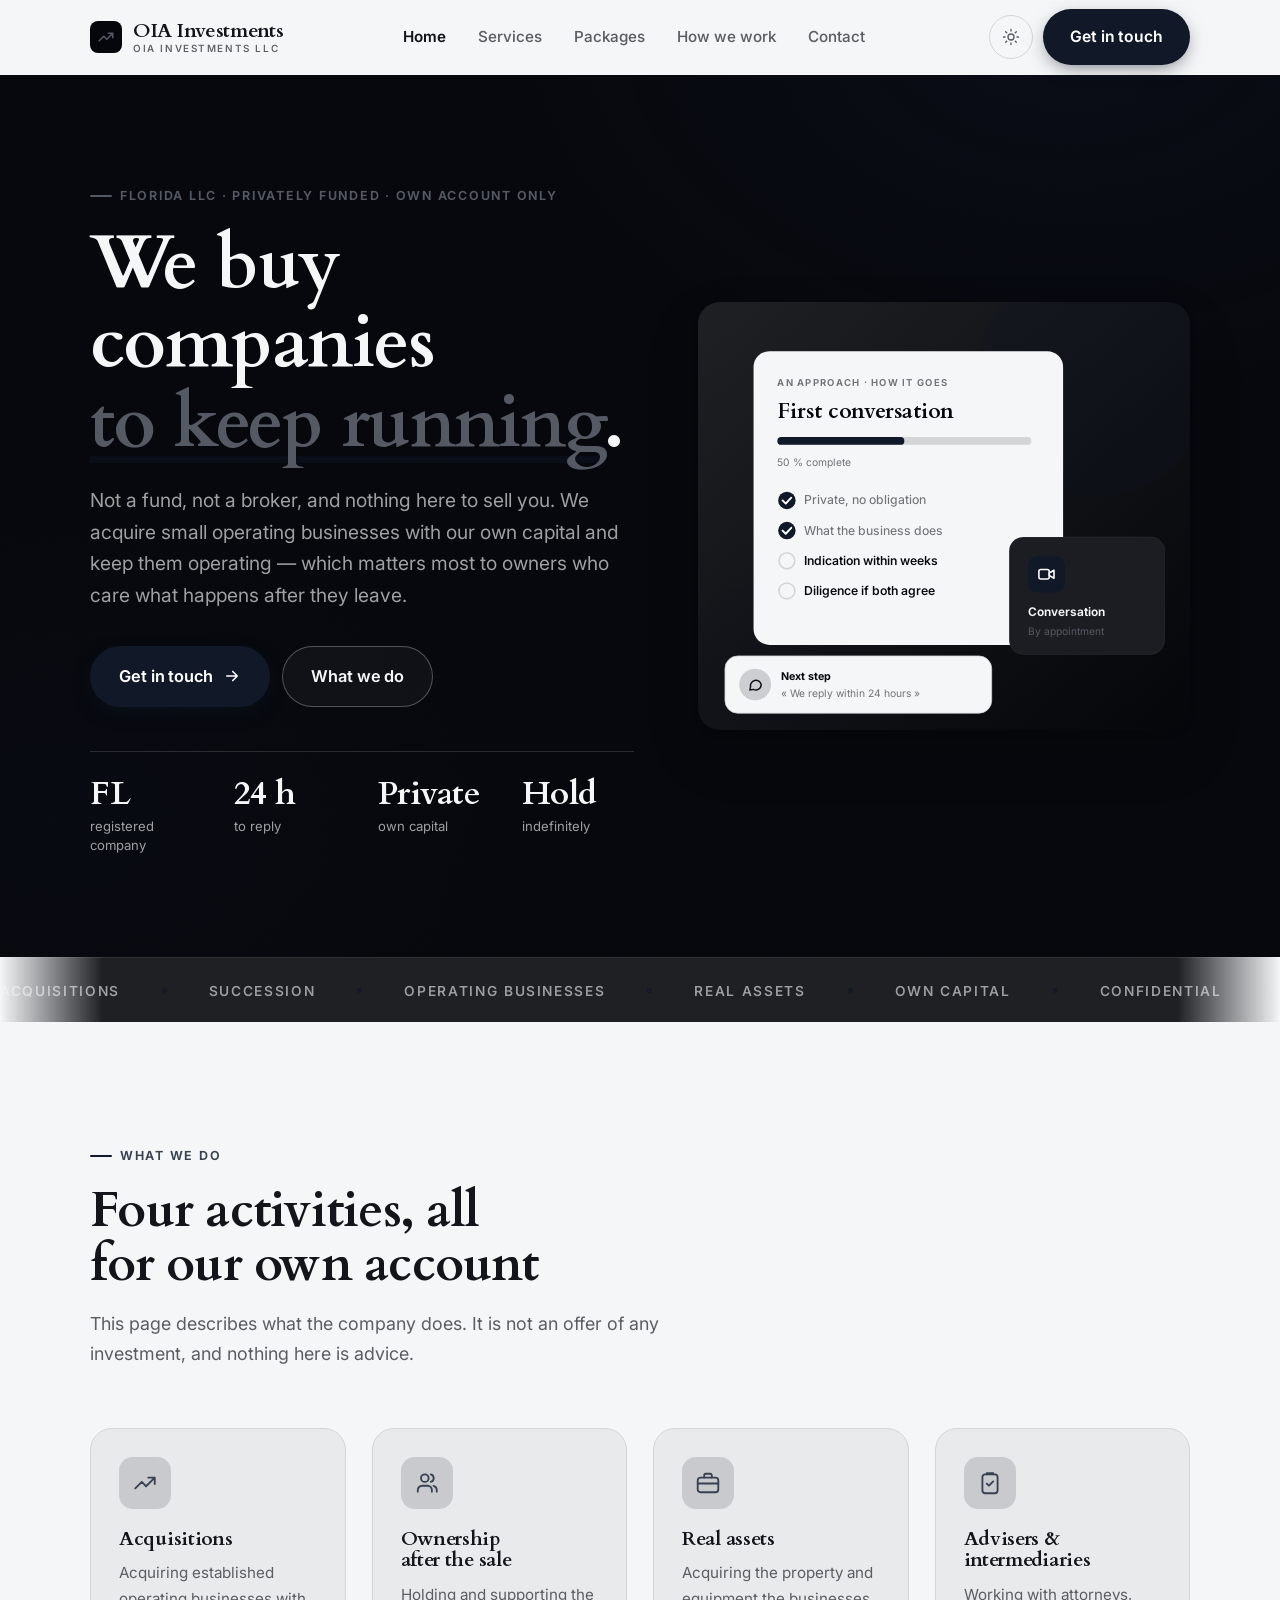
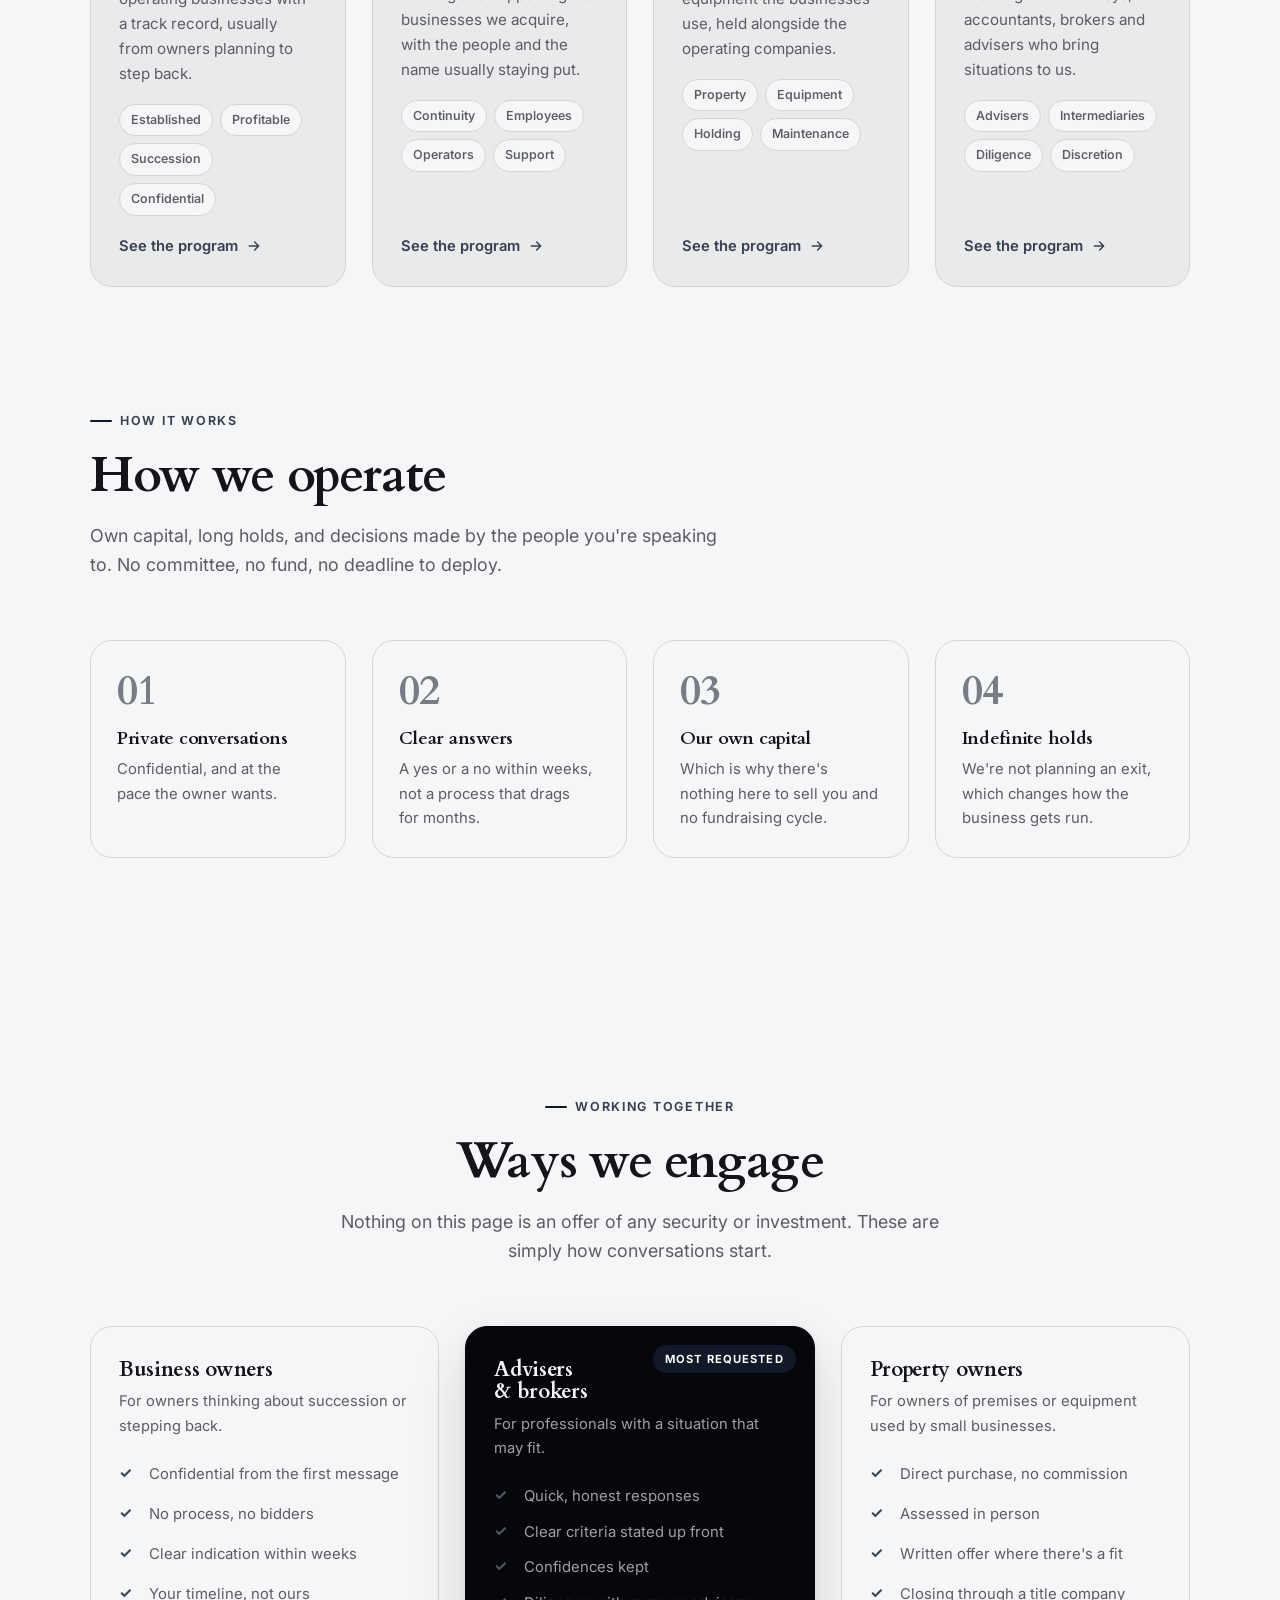
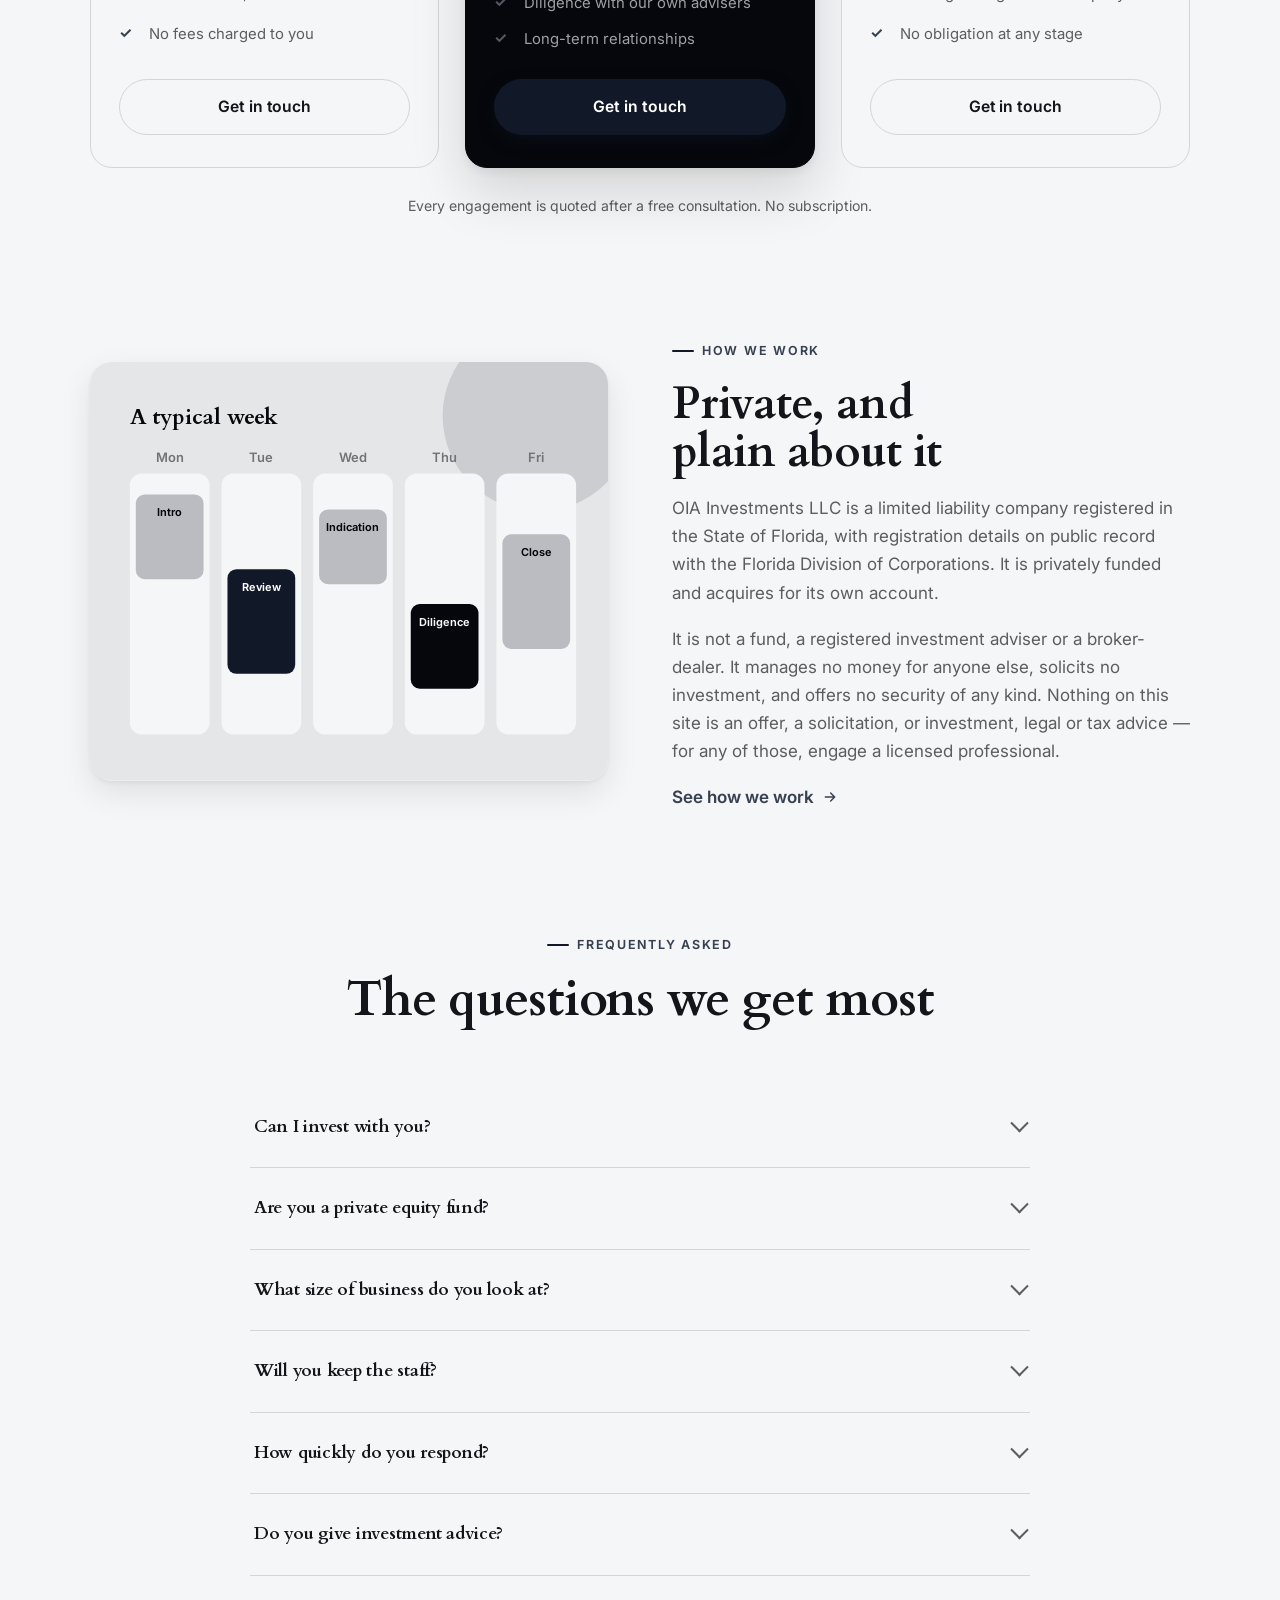
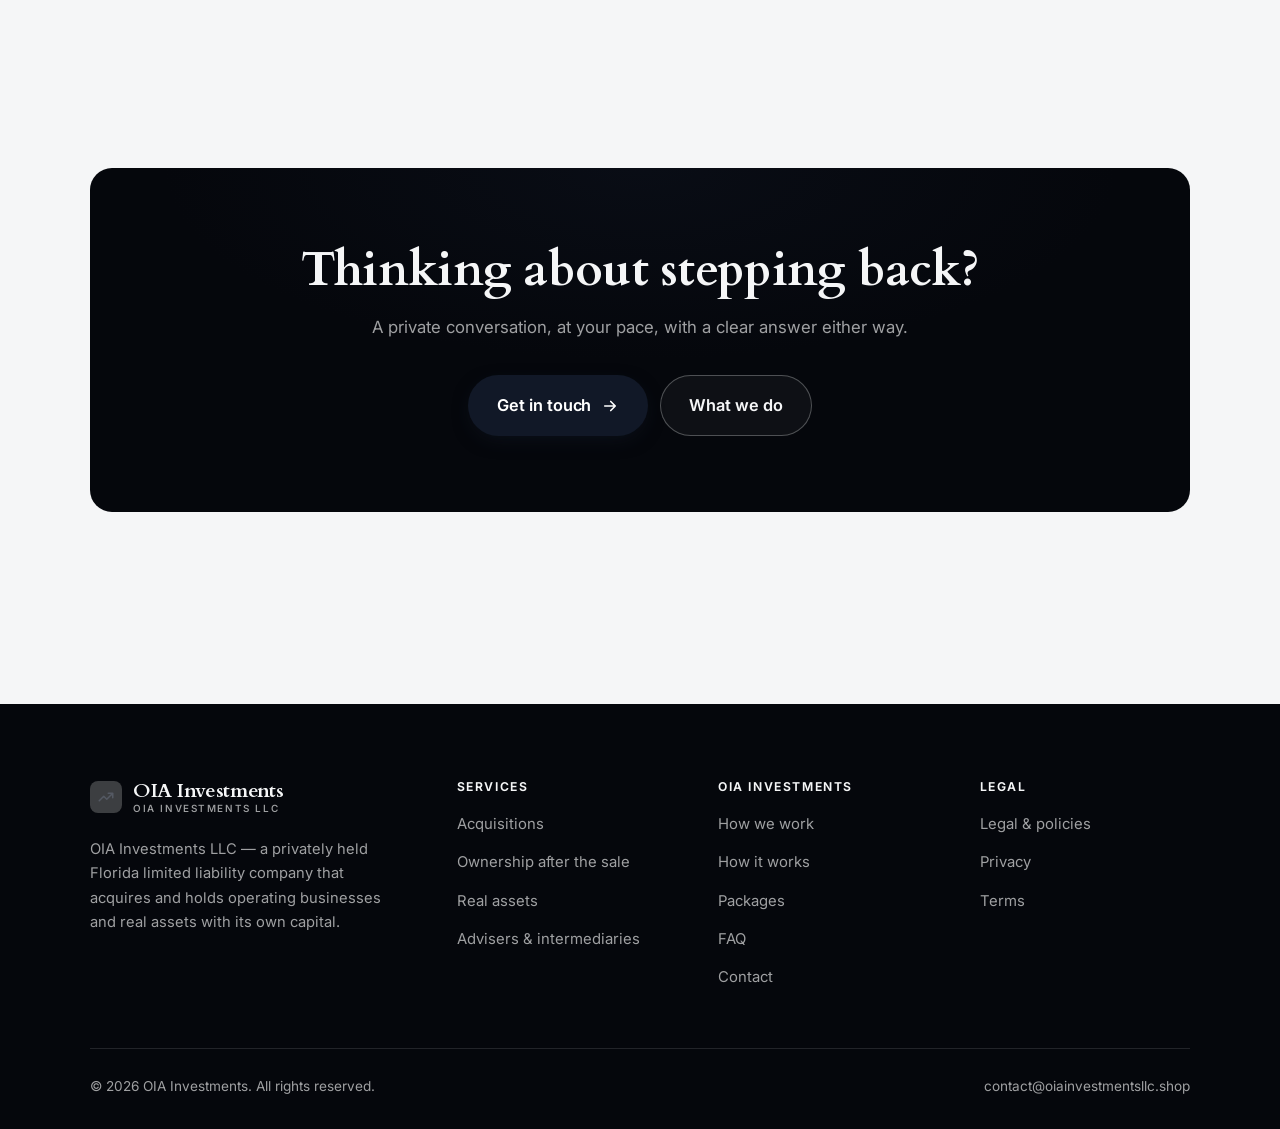
<file: index.html>
<!DOCTYPE html>
<html lang="en" class="no-js">
<head>
<meta charset="utf-8">
<meta name="viewport" content="width=device-width, initial-scale=1">
<title>OIA Investments LLC — privately held, own capital only</title>
<meta name="description" content="OIA Investments LLC, a privately held Florida company that acquires and holds operating businesses and real assets with its own capital. Not an offer of any investment.">
<link rel="canonical" href="https://oiainvestmentsllc.shop/">

<meta property="og:type" content="website">
<meta property="og:url" content="https://oiainvestmentsllc.shop/">
<meta property="og:site_name" content="OIA Investments">
<meta property="og:locale" content="en_US">
<meta property="og:title" content="OIA Investments LLC — privately held, own capital only">
<meta property="og:description" content="OIA Investments LLC, a privately held Florida company that acquires and holds operating businesses and real assets with its own capital. Not an offer of any investment.">
<meta name="theme-color" content="#05070c">

<link rel="icon" href="assets/img/favicon.svg" type="image/svg+xml">
<link rel="preconnect" href="https://fonts.googleapis.com">
<link rel="preconnect" href="https://fonts.gstatic.com" crossorigin>
<link rel="stylesheet" href="https://fonts.googleapis.com/css2?family=Cardo:wght@400;700&family=Inter:wght@400..700&display=swap">
<link rel="stylesheet" href="assets/css/style.css">

<!-- Thème appliqué avant le premier rendu (évite le flash) -->
<script>
document.documentElement.classList.remove('no-js');
(function(){try{var t=localStorage.getItem('site-theme');if(t){document.documentElement.setAttribute('data-theme',t);}}catch(e){}})();
</script>
<script type="application/ld+json">
{
  "@context": "https://schema.org",
  "@type": "Organization",
  "name": "OIA Investments",
  "url": "https://oiainvestmentsllc.shop/",
  "email": "contact@oiainvestmentsllc.shop",
  "description": "OIA Investments LLC, a privately held Florida company that acquires and holds operating businesses and real assets with its own capital. Not an offer of any investment.",
  "areaServed": "US",
  "knowsLanguage": "en"
}
</script>
</head>

<body>
<a class="skip-link" href="#main">Skip to main content</a>

<header class="site-header">
  <nav class="wrap nav" aria-label="Main navigation">
    <a class="brand" href="index.html">
      <svg class="brand__mark" viewBox="0 0 64 64" aria-hidden="true">
        <rect class="bm-bg" width="64" height="64" rx="16"/>
        <g class="bm-ic" transform="translate(14 14) scale(1.5)" fill="none" stroke-width="2.1" stroke-linecap="round" stroke-linejoin="round"><path d="M3 17l6-6 4 4 8-8M15 7h6v6"/></g>
      </svg>
      <span>OIA Investments<span class="brand__sub">OIA Investments LLC</span></span>
    </a>

    <ul class="nav__links" id="nav-links">
      <li><a href="index.html" aria-current="page">Home</a></li>
      <li><a href="programs.html">Services</a></li>
      <li><a href="index.html#pricing">Packages</a></li>
      <li><a href="about.html">How we work</a></li>
      <li><a href="contact.html">Contact</a></li>
      <li><a class="btn btn--primary" href="contact.html">Get in touch</a></li>
    </ul>

    <div class="nav__cta">
      <button class="theme-toggle" type="button" aria-label="Switch to dark theme">
        <svg class="icon-sun" viewBox="0 0 24 24" fill="none" stroke="currentColor" stroke-width="1.8" stroke-linecap="round" aria-hidden="true"><circle cx="12" cy="12" r="4"/><path d="M12 2v2m0 16v2M2 12h2m16 0h2M4.9 4.9l1.4 1.4m11.4 11.4 1.4 1.4M19.1 4.9l-1.4 1.4M6.3 17.7l-1.4 1.4"/></svg>
        <svg class="icon-moon" viewBox="0 0 24 24" fill="none" stroke="currentColor" stroke-width="1.8" stroke-linecap="round" stroke-linejoin="round" aria-hidden="true"><path d="M21 12.8A9 9 0 1 1 11.2 3a7 7 0 0 0 9.8 9.8z"/></svg>
      </button>
      <a class="btn btn--primary" href="contact.html">Get in touch</a>
      <button class="nav__toggle" type="button" aria-expanded="false" aria-controls="nav-links" aria-label="Open menu">
        <svg class="icon-open" viewBox="0 0 24 24" fill="none" stroke="currentColor" stroke-width="2" stroke-linecap="round" aria-hidden="true"><path d="M3 6h18M3 12h18M3 18h18"/></svg>
        <svg class="icon-close" viewBox="0 0 24 24" fill="none" stroke="currentColor" stroke-width="2" stroke-linecap="round" aria-hidden="true"><path d="M6 6l12 12M18 6L6 18"/></svg>
      </button>
    </div>
  </nav>
</header>

<main id="main">

<section class="hero">
  <div class="wrap hero__inner">
    <div>
      <span class="eyebrow hero__eyebrow">Florida LLC · Privately funded · Own account only</span>
      <h1>We buy companies<br> <em>to keep running</em>.</h1>
      <p class="hero__lede">Not a fund, not a broker, and nothing here to sell you. We acquire small operating businesses with our own capital and keep them operating — which matters most to owners who care what happens after they leave.</p>

      <div class="hero__actions">
        <a class="btn btn--primary btn--lg" href="contact.html">Get in touch <svg viewBox="0 0 24 24" fill="none" stroke="currentColor" stroke-width="2.2" stroke-linecap="round" stroke-linejoin="round" aria-hidden="true"><path d="M5 12h14M13 6l6 6-6 6"/></svg></a>
        <a class="btn btn--on-dark btn--lg" href="programs.html">What we do</a>
      </div>

      <ul class="hero__proof">
        <li><span class="stat__num">FL</span><span class="stat__label">registered company</span></li>
        <li><span class="stat__num">24 h</span><span class="stat__label">to reply</span></li>
        <li><span class="stat__num">Private</span><span class="stat__label">own capital</span></li>
        <li><span class="stat__num">Hold</span><span class="stat__label">indefinitely</span></li>
      </ul>
    </div>

    <div class="hero__art">
      <svg viewBox="0 0 620 540" role="img" aria-label="How a first conversation with OIA Investments works, from private introduction to diligence.">
        <defs>
          <linearGradient id="hbg" x1="0" y1="0" x2="1" y2="1">
            <stop offset="0" stop-color="#1e2024"/><stop offset="1" stop-color="#04060a"/>
          </linearGradient>
        </defs>
        <rect width="620" height="540" rx="22" fill="url(#hbg)"/>
        <circle cx="500" cy="96" r="150" fill="#111827" opacity=".16"/>
        <circle cx="96" cy="470" r="120" fill="#111827" opacity=".08"/>

        <g style="font-family: var(--font-body)">
          <!-- Carte programme -->
          <rect x="70" y="62" width="390" height="370" rx="20" fill="#f5f6f7"/>
          <text x="100" y="106" font-size="12" font-weight="650" letter-spacing="1.6" fill="#717376">AN APPROACH · HOW IT GOES</text>
          <text x="100" y="146" font-size="27" font-weight="700" fill="#05070c" style="font-family: var(--font-display)">First conversation</text>
          <rect x="100" y="170" width="320" height="10" rx="5" fill="#d3d5d6"/>
          <rect x="100" y="170" width="160" height="10" rx="5" fill="#111827"/>
          <text x="100" y="206" font-size="13" fill="#717376">50 % complete</text>
          <circle cx="112" cy="250" r="11" fill="#111827"/><path d="M106.5 250l4 4 7-7.5" fill="none" stroke="#ffffff" stroke-width="2.4" stroke-linecap="round" stroke-linejoin="round"/><text x="134" y="255" font-size="15.5" fill="#717376" font-weight="450">Private, no obligation</text>
          <circle cx="112" cy="288" r="11" fill="#111827"/><path d="M106.5 288l4 4 7-7.5" fill="none" stroke="#ffffff" stroke-width="2.4" stroke-linecap="round" stroke-linejoin="round"/><text x="134" y="293" font-size="15.5" fill="#717376" font-weight="450">What the business does</text>
          <circle cx="112" cy="326" r="10" fill="none" stroke="#d3d5d6" stroke-width="2"/><text x="134" y="331" font-size="15.5" fill="#05070c" font-weight="560">Indication within weeks</text>
          <circle cx="112" cy="364" r="10" fill="none" stroke="#d3d5d6" stroke-width="2"/><text x="134" y="369" font-size="15.5" fill="#05070c" font-weight="560">Diligence if both agree</text>

          <!-- Carte séance -->
          <rect x="392" y="296" width="196" height="148" rx="18" fill="#1c1d22" stroke="#ffffff" stroke-opacity=".08"/>
          <rect x="416" y="320" width="46" height="46" rx="12" fill="#111827"/>
          <g transform="translate(427 331)" fill="none" stroke="#ffffff" color="#ffffff" stroke-width="2" stroke-linecap="round" stroke-linejoin="round"><rect x="2.5" y="6" width="13" height="12" rx="2.5"/><path d="M15.5 10.5 21.5 7v10l-6-3.5z"/></g>
          <text x="416" y="396" font-size="15" font-weight="650" fill="#f5f6f7">Conversation</text>
          <text x="416" y="420" font-size="13" fill="#545963">By appointment</text>

          <!-- Retour du coach -->
          <rect x="34" y="446" width="336" height="72" rx="16" fill="#f5f6f7" stroke="#d3d5d6"/>
          <circle cx="72" cy="482" r="20" fill="#ccced2"/>
          <g transform="translate(62 472) scale(.84)" fill="none" stroke="#0b1019" stroke-width="2.2" stroke-linecap="round" stroke-linejoin="round"><path d="M21 12a8 8 0 0 1-11.6 7.1L4 20l1-4.6A8 8 0 1 1 21 12z"/></g>
          <text x="104" y="476" font-size="13.5" font-weight="700" fill="#05070c">Next step</text>
          <text x="104" y="498" font-size="13" fill="#717376">« We reply within 24 hours »</text>
        </g>
      </svg>
    </div>
  </div>
</section>

<div class="marquee" aria-hidden="true">
  <div class="marquee__track"><span>Acquisitions</span><span>Succession</span><span>Operating businesses</span><span>Real assets</span><span>Own capital</span><span>Confidential</span><span>Long hold</span><span>Continuity</span><span>Employees</span><span>Stewardship</span><span>Acquisitions</span><span>Succession</span><span>Operating businesses</span><span>Real assets</span><span>Own capital</span><span>Confidential</span><span>Long hold</span><span>Continuity</span><span>Employees</span><span>Stewardship</span></div>
</div>

<section class="section wrap" id="programs">
  <div class="section-head reveal">
    <span class="eyebrow">What we do</span>
    <h2>Four activities, all for our own account</h2>
    <p>This page describes what the company does. It is not an offer of any investment, and nothing here is advice.</p>
  </div>
  <div class="grid grid--4 reveal-group">
    <a class="card" href="programs.html#acquisitions">
      <div class="card__icon"><svg viewBox="0 0 24 24" fill="none" stroke="currentColor" stroke-width="1.7" stroke-linecap="round" stroke-linejoin="round" aria-hidden="true"><path d="M3 17l6-6 4 4 8-8M15 7h6v6"/></svg></div>
      <h3>Acquisitions</h3>
      <p>Acquiring established operating businesses with a track record, usually from owners planning to step back.</p>
      <ul class="tags"><li>Established</li><li>Profitable</li><li>Succession</li><li>Confidential</li></ul>
      <span class="arrow-link">See the program <svg viewBox="0 0 24 24" fill="none" stroke="currentColor" stroke-width="2.2" stroke-linecap="round" stroke-linejoin="round" aria-hidden="true"><path d="M5 12h14M13 6l6 6-6 6"/></svg></span>
    </a>
    <a class="card" href="programs.html#ownership">
      <div class="card__icon"><svg viewBox="0 0 24 24" fill="none" stroke="currentColor" stroke-width="1.7" stroke-linecap="round" stroke-linejoin="round" aria-hidden="true"><path d="M16.5 20v-1.5a4 4 0 0 0-4-4h-5a4 4 0 0 0-4 4V20"/><circle cx="10" cy="7.5" r="3.5"/><path d="M21 20v-1.5a4 4 0 0 0-3-3.9M15.5 4.1a3.5 3.5 0 0 1 0 6.8"/></svg></div>
      <h3>Ownership after the sale</h3>
      <p>Holding and supporting the businesses we acquire, with the people and the name usually staying put.</p>
      <ul class="tags"><li>Continuity</li><li>Employees</li><li>Operators</li><li>Support</li></ul>
      <span class="arrow-link">See the program <svg viewBox="0 0 24 24" fill="none" stroke="currentColor" stroke-width="2.2" stroke-linecap="round" stroke-linejoin="round" aria-hidden="true"><path d="M5 12h14M13 6l6 6-6 6"/></svg></span>
    </a>
    <a class="card" href="programs.html#assets">
      <div class="card__icon"><svg viewBox="0 0 24 24" fill="none" stroke="currentColor" stroke-width="1.7" stroke-linecap="round" stroke-linejoin="round" aria-hidden="true"><rect x="2.5" y="7" width="19" height="13.5" rx="2.5"/><path d="M8.5 7V5a1.5 1.5 0 0 1 1.5-1.5h4A1.5 1.5 0 0 1 15.5 5v2M2.5 12.5h19"/></svg></div>
      <h3>Real assets</h3>
      <p>Acquiring the property and equipment the businesses use, held alongside the operating companies.</p>
      <ul class="tags"><li>Property</li><li>Equipment</li><li>Holding</li><li>Maintenance</li></ul>
      <span class="arrow-link">See the program <svg viewBox="0 0 24 24" fill="none" stroke="currentColor" stroke-width="2.2" stroke-linecap="round" stroke-linejoin="round" aria-hidden="true"><path d="M5 12h14M13 6l6 6-6 6"/></svg></span>
    </a>
    <a class="card" href="programs.html#partners">
      <div class="card__icon"><svg viewBox="0 0 24 24" fill="none" stroke="currentColor" stroke-width="1.7" stroke-linecap="round" stroke-linejoin="round" aria-hidden="true"><rect x="5" y="4" width="14" height="17.5" rx="2.5"/><path d="M9 4V3h6v1M9 12.5l2 2 4-4"/></svg></div>
      <h3>Advisers &amp; intermediaries</h3>
      <p>Working with attorneys, accountants, brokers and advisers who bring situations to us.</p>
      <ul class="tags"><li>Advisers</li><li>Intermediaries</li><li>Diligence</li><li>Discretion</li></ul>
      <span class="arrow-link">See the program <svg viewBox="0 0 24 24" fill="none" stroke="currentColor" stroke-width="2.2" stroke-linecap="round" stroke-linejoin="round" aria-hidden="true"><path d="M5 12h14M13 6l6 6-6 6"/></svg></span>
    </a>
  </div>
</section>

<section class="section section--flush wrap" id="how-it-works">
  <div class="section-head reveal">
    <span class="eyebrow">How it works</span>
    <h2>How we operate</h2>
    <p>Own capital, long holds, and decisions made by the people you're speaking to. No committee, no fund, no deadline to deploy.</p>
  </div>
  <div class="grid grid--4 steps reveal-group">
    <article class="step">
      <h3>Private conversations</h3>
      <p>Confidential, and at the pace the owner wants.</p>
    </article>
    <article class="step">
      <h3>Clear answers</h3>
      <p>A yes or a no within weeks, not a process that drags for months.</p>
    </article>
    <article class="step">
      <h3>Our own capital</h3>
      <p>Which is why there's nothing here to sell you and no fundraising cycle.</p>
    </article>
    <article class="step">
      <h3>Indefinite holds</h3>
      <p>We're not planning an exit, which changes how the business gets run.</p>
    </article>
  </div>
</section>

<section class="section wrap" id="pricing">
  <div class="section-head section-head--center reveal">
    <span class="eyebrow">Working together</span>
    <h2>Ways we engage</h2>
    <p>Nothing on this page is an offer of any security or investment. These are simply how conversations start.</p>
  </div>
  <div class="grid grid--3 plans reveal-group">
    <article class="plan">
      
      <h3>Business owners</h3>
      <p class="plan__desc">For owners thinking about succession or stepping back.</p>
      
      <ul class="plan__features">
        <li>Confidential from the first message</li>
        <li>No process, no bidders</li>
        <li>Clear indication within weeks</li>
        <li>Your timeline, not ours</li>
        <li>No fees charged to you</li>
      </ul>
      <a class="btn btn--ghost btn--block" href="contact.html">Get in touch</a>
    </article>
    <article class="plan plan--featured">
      <span class="plan__tag">Most requested</span>
      <h3>Advisers &amp; brokers</h3>
      <p class="plan__desc">For professionals with a situation that may fit.</p>
      
      <ul class="plan__features">
        <li>Quick, honest responses</li>
        <li>Clear criteria stated up front</li>
        <li>Confidences kept</li>
        <li>Diligence with our own advisers</li>
        <li>Long-term relationships</li>
      </ul>
      <a class="btn btn--primary btn--block" href="contact.html">Get in touch</a>
    </article>
    <article class="plan">
      
      <h3>Property owners</h3>
      <p class="plan__desc">For owners of premises or equipment used by small businesses.</p>
      
      <ul class="plan__features">
        <li>Direct purchase, no commission</li>
        <li>Assessed in person</li>
        <li>Written offer where there's a fit</li>
        <li>Closing through a title company</li>
        <li>No obligation at any stage</li>
      </ul>
      <a class="btn btn--ghost btn--block" href="contact.html">Get in touch</a>
    </article>
  </div>
  <p class="plans-note">Every engagement is quoted after a free consultation. No subscription.</p>
</section>

<section class="section section--flush wrap">
  <div class="split reveal">
    <div class="split__art">
      <svg viewBox="0 0 520 420" role="img" aria-label="Example of a typical week: Intro, Review, Indication, Diligence, Close.">
        <rect width="520" height="420" rx="20" fill="#e5e6e8"/>
        <circle cx="450" cy="54" r="96" fill="#111827" opacity=".12"/>
        <g style="font-family: var(--font-body)">
        <text x="40" y="62" font-size="22" font-weight="700" fill="#05070c" style="font-family: var(--font-display)">A typical week</text>
        <text x="80" y="100" text-anchor="middle" font-size="13" font-weight="600" fill="#717376">Mon</text>
        <rect x="40" y="112" width="80" height="262" rx="12" fill="#f5f6f7"/>
        <rect x="46" y="133" width="68" height="85" rx="9" fill="#babcc1"/>
        <text x="80" y="155" text-anchor="middle" font-size="11" font-weight="650" fill="#05070c">Intro</text>
        <text x="172" y="100" text-anchor="middle" font-size="13" font-weight="600" fill="#717376">Tue</text>
        <rect x="132" y="112" width="80" height="262" rx="12" fill="#f5f6f7"/>
        <rect x="138" y="208" width="68" height="105" rx="9" fill="#111827"/>
        <text x="172" y="230" text-anchor="middle" font-size="11" font-weight="650" fill="#ffffff">Review</text>
        <text x="264" y="100" text-anchor="middle" font-size="13" font-weight="600" fill="#717376">Wed</text>
        <rect x="224" y="112" width="80" height="262" rx="12" fill="#f5f6f7"/>
        <rect x="230" y="148" width="68" height="75" rx="9" fill="#babcc1"/>
        <text x="264" y="170" text-anchor="middle" font-size="11" font-weight="650" fill="#05070c">Indication</text>
        <text x="356" y="100" text-anchor="middle" font-size="13" font-weight="600" fill="#717376">Thu</text>
        <rect x="316" y="112" width="80" height="262" rx="12" fill="#f5f6f7"/>
        <rect x="322" y="243" width="68" height="85" rx="9" fill="#05070c"/>
        <text x="356" y="265" text-anchor="middle" font-size="11" font-weight="650" fill="#f5f6f7">Diligence</text>
        <text x="448" y="100" text-anchor="middle" font-size="13" font-weight="600" fill="#717376">Fri</text>
        <rect x="408" y="112" width="80" height="262" rx="12" fill="#f5f6f7"/>
        <rect x="414" y="173" width="68" height="115" rx="9" fill="#babcc1"/>
        <text x="448" y="195" text-anchor="middle" font-size="11" font-weight="650" fill="#05070c">Close</text>
        </g>
      </svg>
    </div>
    <div>
      <span class="eyebrow">How we work</span>
      <h2>Private, and plain about it</h2>
      <p>OIA Investments LLC is a limited liability company registered in the State of Florida, with registration details on public record with the Florida Division of Corporations. It is privately funded and acquires for its own account.</p>
      <p>It is not a fund, a registered investment adviser or a broker-dealer. It manages no money for anyone else, solicits no investment, and offers no security of any kind. Nothing on this site is an offer, a solicitation, or investment, legal or tax advice — for any of those, engage a licensed professional.</p>
      <p><a class="arrow-link" href="about.html">See how we work <svg viewBox="0 0 24 24" fill="none" stroke="currentColor" stroke-width="2.2" stroke-linecap="round" stroke-linejoin="round" aria-hidden="true"><path d="M5 12h14M13 6l6 6-6 6"/></svg></a></p>
    </div>
  </div>
</section>

<section class="section section--flush wrap" id="faq">
  <div class="section-head section-head--center reveal">
    <span class="eyebrow">Frequently asked</span>
    <h2>The questions we get most</h2>
  </div>
  <div class="faq reveal">
    <details>
      <summary>Can I invest with you?</summary>
      <p>No. The company uses its own capital and makes no offer of any security or investment to anyone. There is nothing here to buy.</p>
    </details>
    <details>
      <summary>Are you a private equity fund?</summary>
      <p>No. No outside investors, no fund, no deadline to deploy or exit. That difference is the whole point of how we operate.</p>
    </details>
    <details>
      <summary>What size of business do you look at?</summary>
      <p>Small, established and profitable. Tell us what it is and we'll say honestly whether it's a fit.</p>
    </details>
    <details>
      <summary>Will you keep the staff?</summary>
      <p>That's the intention in every case, and it's usually why an owner talks to us rather than running an auction. We won't promise an outcome before seeing a business.</p>
    </details>
    <details>
      <summary>How quickly do you respond?</summary>
      <p>Within a business day to a first message, and with a clear indication within weeks rather than months.</p>
    </details>
    <details>
      <summary>Do you give investment advice?</summary>
      <p>No, to anyone, ever. Nothing on this site is advice of any kind.</p>
    </details>
  </div>
</section>

<section class="wrap section--tight">
  <div class="cta-band reveal">
    <h2>Thinking about stepping back?</h2>
    <p>A private conversation, at your pace, with a clear answer either way.</p>
    <div class="hero__actions">
      <a class="btn btn--primary btn--lg" href="contact.html">Get in touch <svg viewBox="0 0 24 24" fill="none" stroke="currentColor" stroke-width="2.2" stroke-linecap="round" stroke-linejoin="round" aria-hidden="true"><path d="M5 12h14M13 6l6 6-6 6"/></svg></a>
      <a class="btn btn--on-dark btn--lg" href="programs.html">What we do</a>
    </div>
  </div>
</section>

</main>

<footer class="site-footer">
  <div class="wrap">
    <div class="footer__grid">
      <div class="footer__brand">
        <a class="brand" href="index.html">
          <svg class="brand__mark" viewBox="0 0 64 64" aria-hidden="true">
        <rect class="bm-bg" width="64" height="64" rx="16"/>
        <g class="bm-ic" transform="translate(14 14) scale(1.5)" fill="none" stroke-width="2.1" stroke-linecap="round" stroke-linejoin="round"><path d="M3 17l6-6 4 4 8-8M15 7h6v6"/></g>
      </svg>
          <span>OIA Investments<span class="brand__sub">OIA Investments LLC</span></span>
        </a>
        <p>OIA Investments LLC — a privately held Florida limited liability company that acquires and holds operating businesses and real assets with its own capital.</p>
      </div>

      <div class="footer__col">
        <h4>Services</h4>
        <ul>
          <li><a href="programs.html#acquisitions">Acquisitions</a></li>
          <li><a href="programs.html#ownership">Ownership after the sale</a></li>
          <li><a href="programs.html#assets">Real assets</a></li>
          <li><a href="programs.html#partners">Advisers &amp; intermediaries</a></li>
        </ul>
      </div>

      <div class="footer__col">
        <h4>OIA Investments</h4>
        <ul>
          <li><a href="about.html">How we work</a></li>
          <li><a href="index.html#how-it-works">How it works</a></li>
          <li><a href="index.html#pricing">Packages</a></li>
          <li><a href="index.html#faq">FAQ</a></li>
          <li><a href="contact.html">Contact</a></li>
        </ul>
      </div>

      <div class="footer__col">
        <h4>Legal</h4>
        <ul>
          <li><a href="legal.html">Legal &amp; policies</a></li>
          <li><a href="legal.html#privacy">Privacy</a></li>
          <li><a href="legal.html#terms">Terms</a></li>
        </ul>
      </div>
    </div>

    <div class="footer__bottom">
      <p>© <span data-year>2026</span> OIA Investments. All rights reserved.</p>
      <p><a href="mailto:contact@oiainvestmentsllc.shop">contact@oiainvestmentsllc.shop</a></p>
    </div>
  </div>
</footer>

<script src="assets/js/main.js" defer></script>
</body>
</html>
</file>
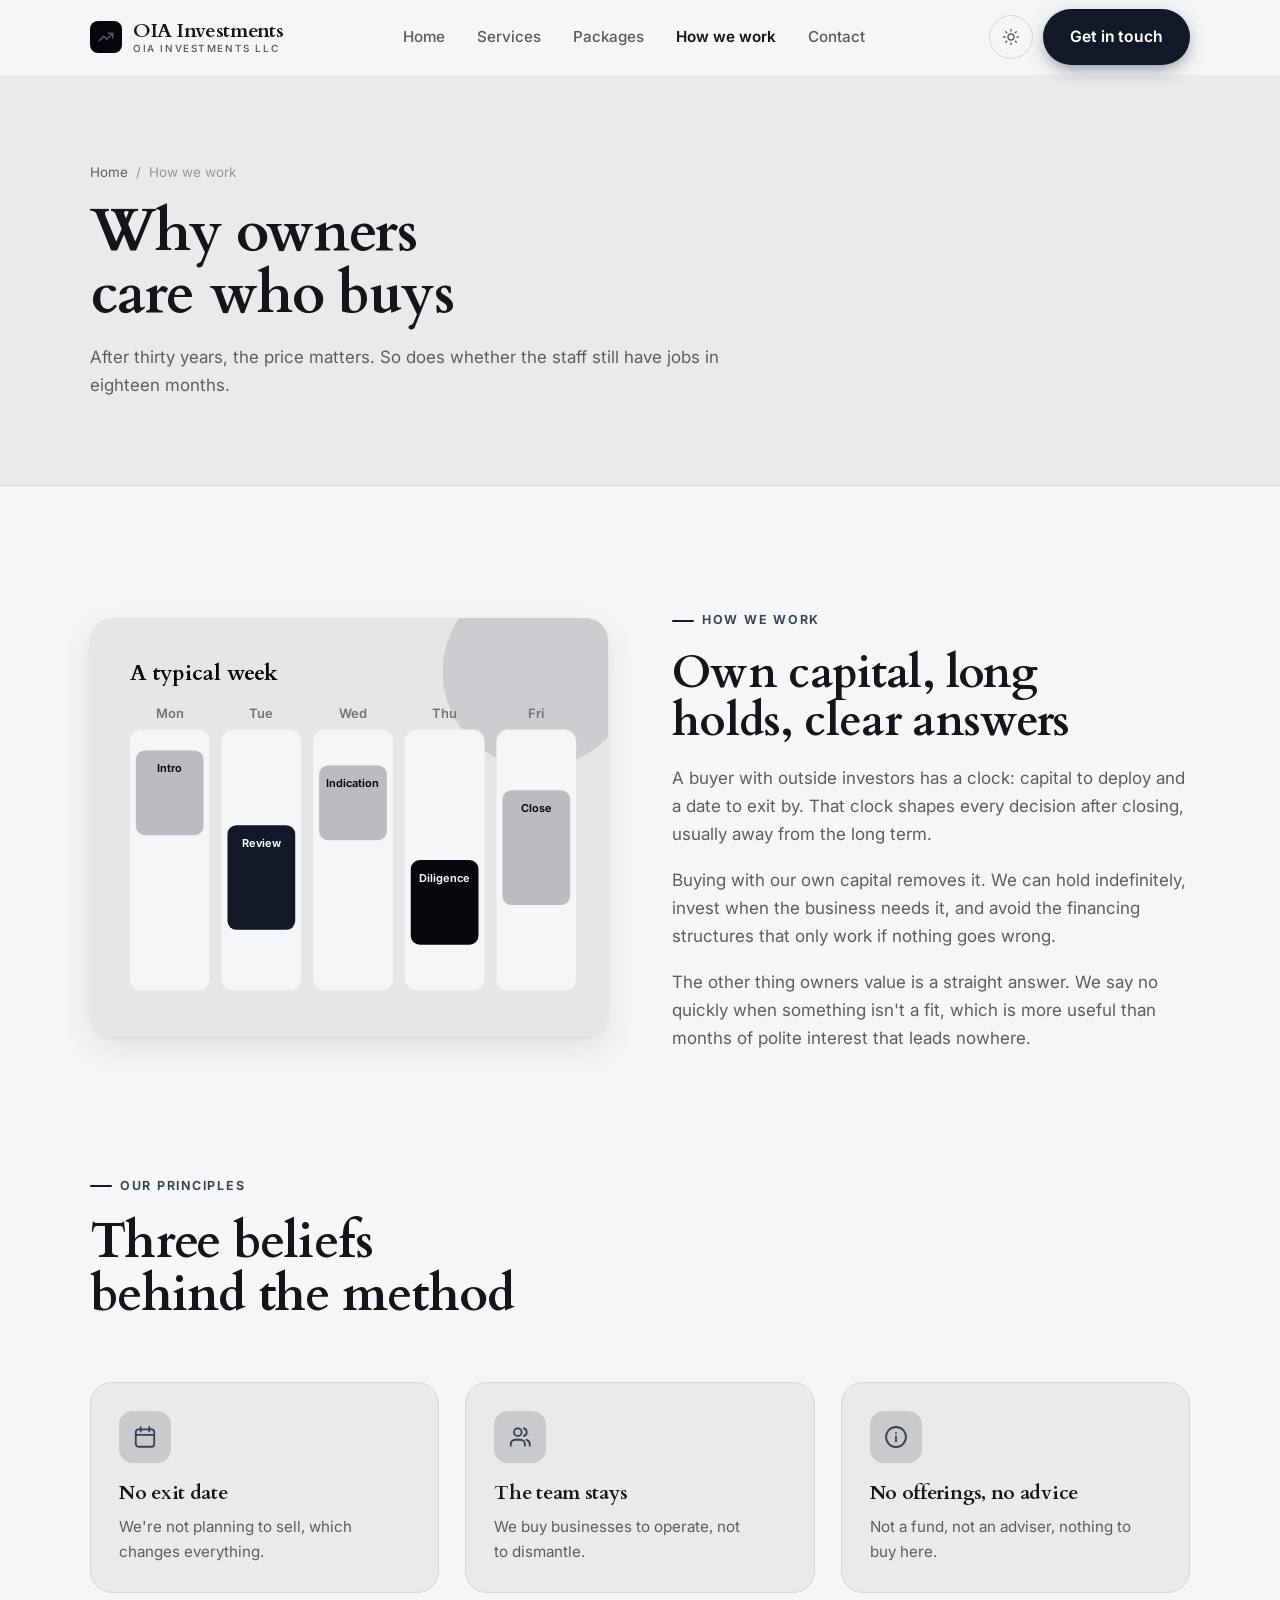
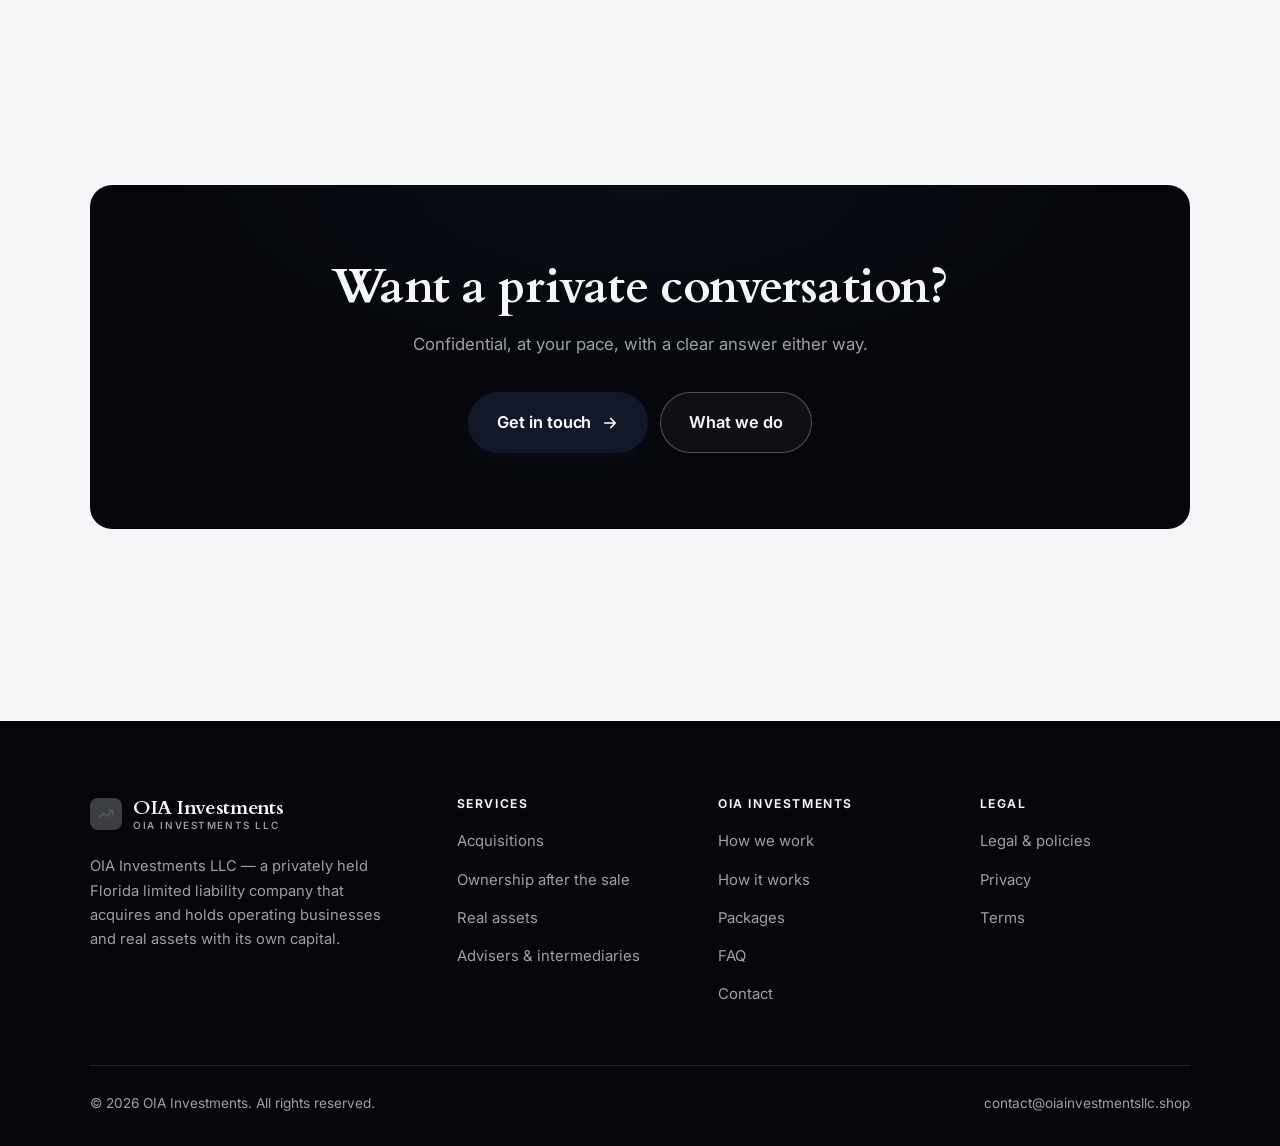
<file: about.html>
<!DOCTYPE html>
<html lang="en" class="no-js">
<head>
<meta charset="utf-8">
<meta name="viewport" content="width=device-width, initial-scale=1">
<title>How we work — OIA Investments</title>
<meta name="description" content="About OIA Investments LLC, a privately held Florida limited liability company.">
<link rel="canonical" href="https://oiainvestmentsllc.shop/about.html">

<meta property="og:type" content="website">
<meta property="og:url" content="https://oiainvestmentsllc.shop/about.html">
<meta property="og:site_name" content="OIA Investments">
<meta property="og:locale" content="en_US">
<meta property="og:title" content="How we work — OIA Investments">
<meta property="og:description" content="About OIA Investments LLC, a privately held Florida limited liability company.">
<meta name="theme-color" content="#05070c">

<link rel="icon" href="assets/img/favicon.svg" type="image/svg+xml">
<link rel="preconnect" href="https://fonts.googleapis.com">
<link rel="preconnect" href="https://fonts.gstatic.com" crossorigin>
<link rel="stylesheet" href="https://fonts.googleapis.com/css2?family=Cardo:wght@400;700&family=Inter:wght@400..700&display=swap">
<link rel="stylesheet" href="assets/css/style.css">

<!-- Thème appliqué avant le premier rendu (évite le flash) -->
<script>
document.documentElement.classList.remove('no-js');
(function(){try{var t=localStorage.getItem('site-theme');if(t){document.documentElement.setAttribute('data-theme',t);}}catch(e){}})();
</script>
</head>

<body>
<a class="skip-link" href="#main">Skip to main content</a>

<header class="site-header">
  <nav class="wrap nav" aria-label="Main navigation">
    <a class="brand" href="index.html">
      <svg class="brand__mark" viewBox="0 0 64 64" aria-hidden="true">
        <rect class="bm-bg" width="64" height="64" rx="16"/>
        <g class="bm-ic" transform="translate(14 14) scale(1.5)" fill="none" stroke-width="2.1" stroke-linecap="round" stroke-linejoin="round"><path d="M3 17l6-6 4 4 8-8M15 7h6v6"/></g>
      </svg>
      <span>OIA Investments<span class="brand__sub">OIA Investments LLC</span></span>
    </a>

    <ul class="nav__links" id="nav-links">
      <li><a href="index.html">Home</a></li>
      <li><a href="programs.html">Services</a></li>
      <li><a href="index.html#pricing">Packages</a></li>
      <li><a href="about.html" aria-current="page">How we work</a></li>
      <li><a href="contact.html">Contact</a></li>
      <li><a class="btn btn--primary" href="contact.html">Get in touch</a></li>
    </ul>

    <div class="nav__cta">
      <button class="theme-toggle" type="button" aria-label="Switch to dark theme">
        <svg class="icon-sun" viewBox="0 0 24 24" fill="none" stroke="currentColor" stroke-width="1.8" stroke-linecap="round" aria-hidden="true"><circle cx="12" cy="12" r="4"/><path d="M12 2v2m0 16v2M2 12h2m16 0h2M4.9 4.9l1.4 1.4m11.4 11.4 1.4 1.4M19.1 4.9l-1.4 1.4M6.3 17.7l-1.4 1.4"/></svg>
        <svg class="icon-moon" viewBox="0 0 24 24" fill="none" stroke="currentColor" stroke-width="1.8" stroke-linecap="round" stroke-linejoin="round" aria-hidden="true"><path d="M21 12.8A9 9 0 1 1 11.2 3a7 7 0 0 0 9.8 9.8z"/></svg>
      </button>
      <a class="btn btn--primary" href="contact.html">Get in touch</a>
      <button class="nav__toggle" type="button" aria-expanded="false" aria-controls="nav-links" aria-label="Open menu">
        <svg class="icon-open" viewBox="0 0 24 24" fill="none" stroke="currentColor" stroke-width="2" stroke-linecap="round" aria-hidden="true"><path d="M3 6h18M3 12h18M3 18h18"/></svg>
        <svg class="icon-close" viewBox="0 0 24 24" fill="none" stroke="currentColor" stroke-width="2" stroke-linecap="round" aria-hidden="true"><path d="M6 6l12 12M18 6L6 18"/></svg>
      </button>
    </div>
  </nav>
</header>

<main id="main">

<section class="page-head">
  <div class="wrap">
    <nav class="breadcrumb" aria-label="Breadcrumb">
      <a href="index.html">Home</a><span>/</span><span aria-current="page">How we work</span>
    </nav>
    <h1>Why owners care who buys</h1>
    <p>After thirty years, the price matters. So does whether the staff still have jobs in eighteen months.</p>
  </div>
</section>

<section class="section wrap">
  <div class="split reveal">
    <div class="split__art">
      <svg viewBox="0 0 520 420" role="img" aria-label="Example of a typical week: Intro, Review, Indication, Diligence, Close.">
        <rect width="520" height="420" rx="20" fill="#e5e6e8"/>
        <circle cx="450" cy="54" r="96" fill="#111827" opacity=".12"/>
        <g style="font-family: var(--font-body)">
        <text x="40" y="62" font-size="22" font-weight="700" fill="#05070c" style="font-family: var(--font-display)">A typical week</text>
        <text x="80" y="100" text-anchor="middle" font-size="13" font-weight="600" fill="#717376">Mon</text>
        <rect x="40" y="112" width="80" height="262" rx="12" fill="#f5f6f7"/>
        <rect x="46" y="133" width="68" height="85" rx="9" fill="#babcc1"/>
        <text x="80" y="155" text-anchor="middle" font-size="11" font-weight="650" fill="#05070c">Intro</text>
        <text x="172" y="100" text-anchor="middle" font-size="13" font-weight="600" fill="#717376">Tue</text>
        <rect x="132" y="112" width="80" height="262" rx="12" fill="#f5f6f7"/>
        <rect x="138" y="208" width="68" height="105" rx="9" fill="#111827"/>
        <text x="172" y="230" text-anchor="middle" font-size="11" font-weight="650" fill="#ffffff">Review</text>
        <text x="264" y="100" text-anchor="middle" font-size="13" font-weight="600" fill="#717376">Wed</text>
        <rect x="224" y="112" width="80" height="262" rx="12" fill="#f5f6f7"/>
        <rect x="230" y="148" width="68" height="75" rx="9" fill="#babcc1"/>
        <text x="264" y="170" text-anchor="middle" font-size="11" font-weight="650" fill="#05070c">Indication</text>
        <text x="356" y="100" text-anchor="middle" font-size="13" font-weight="600" fill="#717376">Thu</text>
        <rect x="316" y="112" width="80" height="262" rx="12" fill="#f5f6f7"/>
        <rect x="322" y="243" width="68" height="85" rx="9" fill="#05070c"/>
        <text x="356" y="265" text-anchor="middle" font-size="11" font-weight="650" fill="#f5f6f7">Diligence</text>
        <text x="448" y="100" text-anchor="middle" font-size="13" font-weight="600" fill="#717376">Fri</text>
        <rect x="408" y="112" width="80" height="262" rx="12" fill="#f5f6f7"/>
        <rect x="414" y="173" width="68" height="115" rx="9" fill="#babcc1"/>
        <text x="448" y="195" text-anchor="middle" font-size="11" font-weight="650" fill="#05070c">Close</text>
        </g>
      </svg>
    </div>
    <div>
      <span class="eyebrow">How we work</span>
      <h2>Own capital, long holds, clear answers</h2>
      <p>A buyer with outside investors has a clock: capital to deploy and a date to exit by. That clock shapes every decision after closing, usually away from the long term.</p>
      <p>Buying with our own capital removes it. We can hold indefinitely, invest when the business needs it, and avoid the financing structures that only work if nothing goes wrong.</p>
      <p>The other thing owners value is a straight answer. We say no quickly when something isn't a fit, which is more useful than months of polite interest that leads nowhere.</p>
      <!--
        TO DO: add a short introduction of the coach (name, real background),
        with a photo if possible. Do not invent credentials — see README.md.
      -->
    </div>
  </div>
</section>

<section class="section section--flush wrap">
  <div class="section-head reveal">
    <span class="eyebrow">Our principles</span>
    <h2>Three beliefs behind the method</h2>
  </div>
  <div class="grid grid--3 reveal-group">
    <article class="card">
      <div class="card__icon"><svg viewBox="0 0 24 24" fill="none" stroke="currentColor" stroke-width="1.7" stroke-linecap="round" stroke-linejoin="round" aria-hidden="true"><rect x="3.5" y="5" width="17" height="16" rx="2.5"/><path d="M8 3v4M16 3v4M3.5 10h17"/></svg></div>
      <h3>No exit date</h3>
      <p>We're not planning to sell, which changes everything.</p>
    </article>
    <article class="card">
      <div class="card__icon"><svg viewBox="0 0 24 24" fill="none" stroke="currentColor" stroke-width="1.7" stroke-linecap="round" stroke-linejoin="round" aria-hidden="true"><path d="M16.5 20v-1.5a4 4 0 0 0-4-4h-5a4 4 0 0 0-4 4V20"/><circle cx="10" cy="7.5" r="3.5"/><path d="M21 20v-1.5a4 4 0 0 0-3-3.9M15.5 4.1a3.5 3.5 0 0 1 0 6.8"/></svg></div>
      <h3>The team stays</h3>
      <p>We buy businesses to operate, not to dismantle.</p>
    </article>
    <article class="card">
      <div class="card__icon"><svg viewBox="0 0 24 24" fill="none" stroke="currentColor" stroke-width="1.7" stroke-linecap="round" stroke-linejoin="round" aria-hidden="true"><circle cx="12" cy="12" r="9.2"/><path d="M12 16v-4.5M12 8.2v.1"/></svg></div>
      <h3>No offerings, no advice</h3>
      <p>Not a fund, not an adviser, nothing to buy here.</p>
    </article>
  </div>
</section>

<section class="wrap section--tight">
  <div class="cta-band reveal">
    <h2>Want a private conversation?</h2>
    <p>Confidential, at your pace, with a clear answer either way.</p>
    <div class="hero__actions">
      <a class="btn btn--primary btn--lg" href="contact.html">Get in touch <svg viewBox="0 0 24 24" fill="none" stroke="currentColor" stroke-width="2.2" stroke-linecap="round" stroke-linejoin="round" aria-hidden="true"><path d="M5 12h14M13 6l6 6-6 6"/></svg></a>
      <a class="btn btn--on-dark btn--lg" href="programs.html">What we do</a>
    </div>
  </div>
</section>

</main>

<footer class="site-footer">
  <div class="wrap">
    <div class="footer__grid">
      <div class="footer__brand">
        <a class="brand" href="index.html">
          <svg class="brand__mark" viewBox="0 0 64 64" aria-hidden="true">
        <rect class="bm-bg" width="64" height="64" rx="16"/>
        <g class="bm-ic" transform="translate(14 14) scale(1.5)" fill="none" stroke-width="2.1" stroke-linecap="round" stroke-linejoin="round"><path d="M3 17l6-6 4 4 8-8M15 7h6v6"/></g>
      </svg>
          <span>OIA Investments<span class="brand__sub">OIA Investments LLC</span></span>
        </a>
        <p>OIA Investments LLC — a privately held Florida limited liability company that acquires and holds operating businesses and real assets with its own capital.</p>
      </div>

      <div class="footer__col">
        <h4>Services</h4>
        <ul>
          <li><a href="programs.html#acquisitions">Acquisitions</a></li>
          <li><a href="programs.html#ownership">Ownership after the sale</a></li>
          <li><a href="programs.html#assets">Real assets</a></li>
          <li><a href="programs.html#partners">Advisers &amp; intermediaries</a></li>
        </ul>
      </div>

      <div class="footer__col">
        <h4>OIA Investments</h4>
        <ul>
          <li><a href="about.html">How we work</a></li>
          <li><a href="index.html#how-it-works">How it works</a></li>
          <li><a href="index.html#pricing">Packages</a></li>
          <li><a href="index.html#faq">FAQ</a></li>
          <li><a href="contact.html">Contact</a></li>
        </ul>
      </div>

      <div class="footer__col">
        <h4>Legal</h4>
        <ul>
          <li><a href="legal.html">Legal &amp; policies</a></li>
          <li><a href="legal.html#privacy">Privacy</a></li>
          <li><a href="legal.html#terms">Terms</a></li>
        </ul>
      </div>
    </div>

    <div class="footer__bottom">
      <p>© <span data-year>2026</span> OIA Investments. All rights reserved.</p>
      <p><a href="mailto:contact@oiainvestmentsllc.shop">contact@oiainvestmentsllc.shop</a></p>
    </div>
  </div>
</footer>

<script src="assets/js/main.js" defer></script>
</body>
</html>
</file>
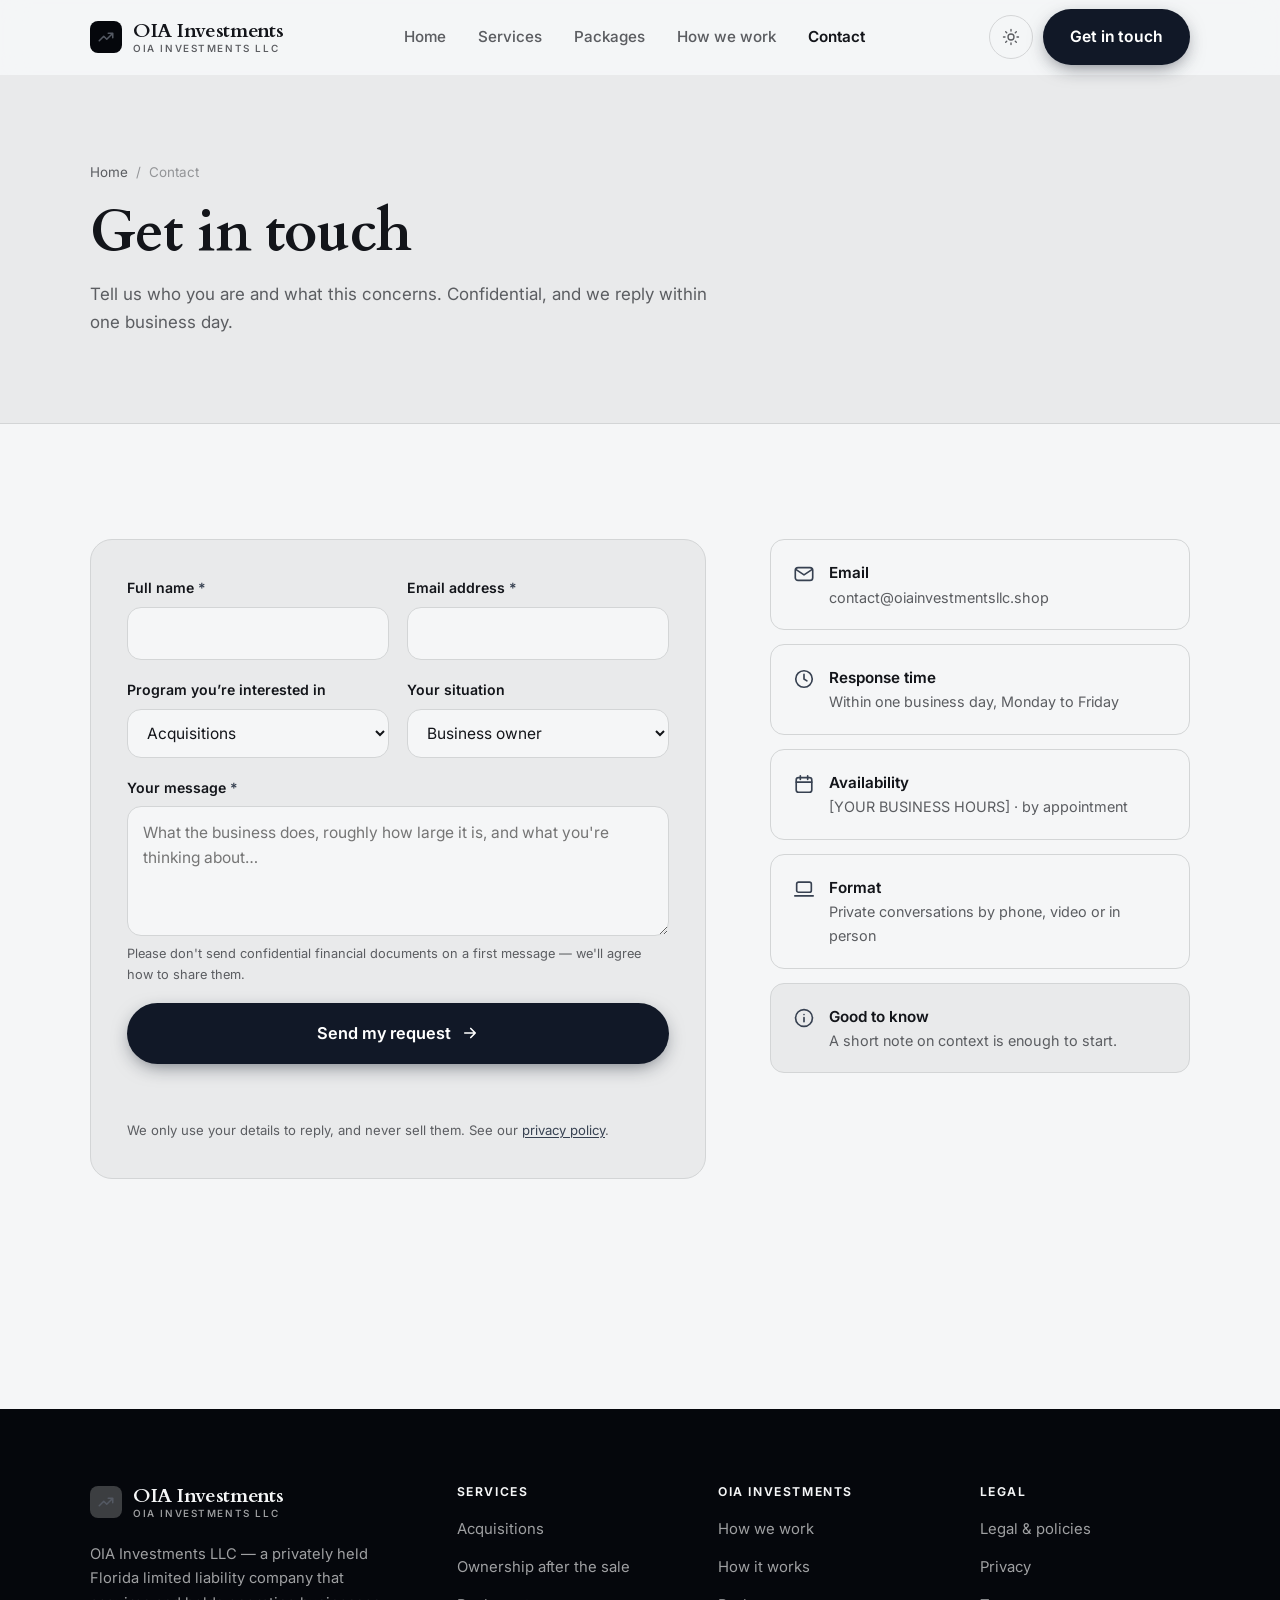
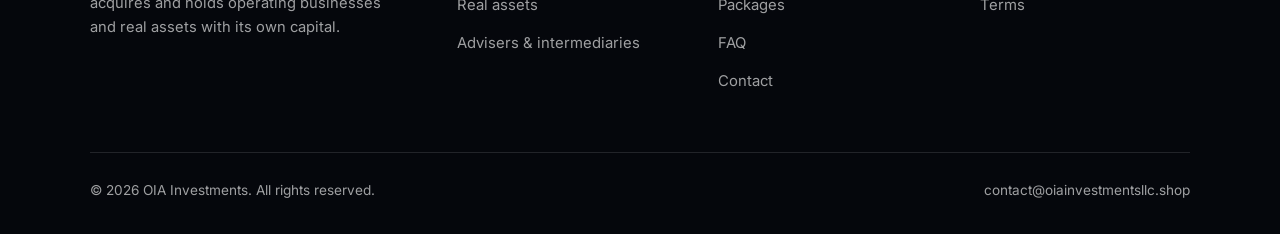
<file: contact.html>
<!DOCTYPE html>
<html lang="en" class="no-js">
<head>
<meta charset="utf-8">
<meta name="viewport" content="width=device-width, initial-scale=1">
<title>Contact — OIA Investments</title>
<meta name="description" content="Contact OIA Investments LLC. We reply within one business day.">
<link rel="canonical" href="https://oiainvestmentsllc.shop/contact.html">

<meta property="og:type" content="website">
<meta property="og:url" content="https://oiainvestmentsllc.shop/contact.html">
<meta property="og:site_name" content="OIA Investments">
<meta property="og:locale" content="en_US">
<meta property="og:title" content="Contact — OIA Investments">
<meta property="og:description" content="Contact OIA Investments LLC. We reply within one business day.">
<meta name="theme-color" content="#05070c">

<link rel="icon" href="assets/img/favicon.svg" type="image/svg+xml">
<link rel="preconnect" href="https://fonts.googleapis.com">
<link rel="preconnect" href="https://fonts.gstatic.com" crossorigin>
<link rel="stylesheet" href="https://fonts.googleapis.com/css2?family=Cardo:wght@400;700&family=Inter:wght@400..700&display=swap">
<link rel="stylesheet" href="assets/css/style.css">

<!-- Thème appliqué avant le premier rendu (évite le flash) -->
<script>
document.documentElement.classList.remove('no-js');
(function(){try{var t=localStorage.getItem('site-theme');if(t){document.documentElement.setAttribute('data-theme',t);}}catch(e){}})();
</script>
</head>

<body>
<a class="skip-link" href="#main">Skip to main content</a>

<header class="site-header">
  <nav class="wrap nav" aria-label="Main navigation">
    <a class="brand" href="index.html">
      <svg class="brand__mark" viewBox="0 0 64 64" aria-hidden="true">
        <rect class="bm-bg" width="64" height="64" rx="16"/>
        <g class="bm-ic" transform="translate(14 14) scale(1.5)" fill="none" stroke-width="2.1" stroke-linecap="round" stroke-linejoin="round"><path d="M3 17l6-6 4 4 8-8M15 7h6v6"/></g>
      </svg>
      <span>OIA Investments<span class="brand__sub">OIA Investments LLC</span></span>
    </a>

    <ul class="nav__links" id="nav-links">
      <li><a href="index.html">Home</a></li>
      <li><a href="programs.html">Services</a></li>
      <li><a href="index.html#pricing">Packages</a></li>
      <li><a href="about.html">How we work</a></li>
      <li><a href="contact.html" aria-current="page">Contact</a></li>
      <li><a class="btn btn--primary" href="contact.html">Get in touch</a></li>
    </ul>

    <div class="nav__cta">
      <button class="theme-toggle" type="button" aria-label="Switch to dark theme">
        <svg class="icon-sun" viewBox="0 0 24 24" fill="none" stroke="currentColor" stroke-width="1.8" stroke-linecap="round" aria-hidden="true"><circle cx="12" cy="12" r="4"/><path d="M12 2v2m0 16v2M2 12h2m16 0h2M4.9 4.9l1.4 1.4m11.4 11.4 1.4 1.4M19.1 4.9l-1.4 1.4M6.3 17.7l-1.4 1.4"/></svg>
        <svg class="icon-moon" viewBox="0 0 24 24" fill="none" stroke="currentColor" stroke-width="1.8" stroke-linecap="round" stroke-linejoin="round" aria-hidden="true"><path d="M21 12.8A9 9 0 1 1 11.2 3a7 7 0 0 0 9.8 9.8z"/></svg>
      </button>
      <a class="btn btn--primary" href="contact.html">Get in touch</a>
      <button class="nav__toggle" type="button" aria-expanded="false" aria-controls="nav-links" aria-label="Open menu">
        <svg class="icon-open" viewBox="0 0 24 24" fill="none" stroke="currentColor" stroke-width="2" stroke-linecap="round" aria-hidden="true"><path d="M3 6h18M3 12h18M3 18h18"/></svg>
        <svg class="icon-close" viewBox="0 0 24 24" fill="none" stroke="currentColor" stroke-width="2" stroke-linecap="round" aria-hidden="true"><path d="M6 6l12 12M18 6L6 18"/></svg>
      </button>
    </div>
  </nav>
</header>

<main id="main">

<section class="page-head">
  <div class="wrap">
    <nav class="breadcrumb" aria-label="Breadcrumb">
      <a href="index.html">Home</a><span>/</span><span aria-current="page">Contact</span>
    </nav>
    <h1>Get in touch</h1>
    <p>Tell us who you are and what this concerns. Confidential, and we reply within one business day.</p>
  </div>
</section>

<section class="section wrap">
  <div class="form-layout">

    <!--
      FORM: the action attribute holds a placeholder id. Create a free form at
      https://formspree.io and replace VOTRE_ID_FORMSPREE. Until then, the button
      opens the visitor's email app with a pre-filled message to contact@oiainvestmentsllc.shop.
    -->
    <form class="form" id="contact-form" action="https://formspree.io/f/VOTRE_ID_FORMSPREE" method="POST"
          data-email="contact@oiainvestmentsllc.shop" data-subject="Enquiry"
          data-msg-mail="Your email app will open with the message ready to send." data-msg-sending="Sending…"
          data-msg-ok="Thanks! Your message is on its way. We reply within one business day." data-msg-err="Sending failed. Please email us directly at">
      <div class="form__row">
        <div class="field">
          <label for="nom">Full name <span class="req" aria-hidden="true">*</span></label>
          <input type="text" id="nom" name="nom" autocomplete="name" required>
        </div>
        <div class="field">
          <label for="email">Email address <span class="req" aria-hidden="true">*</span></label>
          <input type="email" id="email" name="email" autocomplete="email" required>
        </div>
      </div>

      <div class="form__row">
        <div class="field">
          <label for="programme">Program you’re interested in</label>
          <select id="programme" name="programme">
            <option>Acquisitions</option>
            <option>Ownership after the sale</option>
            <option>Real assets</option>
            <option>Advisers &amp; intermediaries</option>
            <option>Not sure yet</option>
          </select>
        </div>
        <div class="field">
          <label for="niveau">Your situation</label>
          <select id="niveau" name="niveau">
            <option>Business owner</option>
            <option>Adviser or broker</option>
            <option>Property owner</option>
            <option>Something else</option>
          </select>
        </div>
      </div>

      <div class="field">
        <label for="message">Your message <span class="req" aria-hidden="true">*</span></label>
        <textarea id="message" name="message" required placeholder="What the business does, roughly how large it is, and what you're thinking about…"></textarea>
        <span class="field__hint">Please don't send confidential financial documents on a first message — we'll agree how to share them.</span>
      </div>

      <!-- Bot trap: hidden from humans -->
      <div class="visually-hidden" aria-hidden="true">
        <label for="site-web">Leave this field empty</label>
        <input type="text" id="site-web" name="_gotcha" tabindex="-1" autocomplete="off">
      </div>

      <button class="btn btn--primary btn--lg" type="submit">Send my request <svg viewBox="0 0 24 24" fill="none" stroke="currentColor" stroke-width="2.2" stroke-linecap="round" stroke-linejoin="round" aria-hidden="true"><path d="M5 12h14M13 6l6 6-6 6"/></svg></button>

      <p id="form-status" class="form__status" role="status" aria-live="polite"></p>

      <p class="form__note">
        We only use your details to reply, and never sell them. See our <a href="legal.html#privacy">privacy policy</a>.
      </p>
    </form>

    <aside class="contact-aside">
      <div class="contact-card">
        <svg viewBox="0 0 24 24" fill="none" stroke="currentColor" stroke-width="1.8" stroke-linecap="round" stroke-linejoin="round" aria-hidden="true"><rect x="2.5" y="5" width="19" height="14" rx="3"/><path d="M3 7l9 6 9-6"/></svg>
        <div><b>Email</b><a href="mailto:contact@oiainvestmentsllc.shop">contact@oiainvestmentsllc.shop</a></div>
      </div>
      <div class="contact-card">
        <svg viewBox="0 0 24 24" fill="none" stroke="currentColor" stroke-width="1.8" stroke-linecap="round" stroke-linejoin="round" aria-hidden="true"><circle cx="12" cy="12" r="9"/><path d="M12 7v5l3.2 2"/></svg>
        <div><b>Response time</b><span>Within one business day, Monday to Friday</span></div>
      </div>
      <div class="contact-card">
        <svg viewBox="0 0 24 24" fill="none" stroke="currentColor" stroke-width="1.8" stroke-linecap="round" stroke-linejoin="round" aria-hidden="true"><rect x="3.5" y="5" width="17" height="16" rx="2.5"/><path d="M8 3v4M16 3v4M3.5 10h17"/></svg>
        <div><b>Availability</b><span>[YOUR BUSINESS HOURS] · by appointment</span></div>
      </div>
      <div class="contact-card">
        <svg viewBox="0 0 24 24" fill="none" stroke="currentColor" stroke-width="1.8" stroke-linecap="round" stroke-linejoin="round" aria-hidden="true"><rect x="4" y="4.5" width="16" height="11" rx="2"/><path d="M2 19.5h20"/></svg>
        <div><b>Format</b><span>Private conversations by phone, video or in person</span></div>
      </div>
      <div class="contact-card contact-card--soft">
        <svg viewBox="0 0 24 24" fill="none" stroke="currentColor" stroke-width="1.8" stroke-linecap="round" stroke-linejoin="round" aria-hidden="true"><circle cx="12" cy="12" r="9.2"/><path d="M12 16v-4.5M12 8.2v.1"/></svg>
        <div><b>Good to know</b><span>A short note on context is enough to start.</span></div>
      </div>
    </aside>

  </div>
</section>

</main>

<footer class="site-footer">
  <div class="wrap">
    <div class="footer__grid">
      <div class="footer__brand">
        <a class="brand" href="index.html">
          <svg class="brand__mark" viewBox="0 0 64 64" aria-hidden="true">
        <rect class="bm-bg" width="64" height="64" rx="16"/>
        <g class="bm-ic" transform="translate(14 14) scale(1.5)" fill="none" stroke-width="2.1" stroke-linecap="round" stroke-linejoin="round"><path d="M3 17l6-6 4 4 8-8M15 7h6v6"/></g>
      </svg>
          <span>OIA Investments<span class="brand__sub">OIA Investments LLC</span></span>
        </a>
        <p>OIA Investments LLC — a privately held Florida limited liability company that acquires and holds operating businesses and real assets with its own capital.</p>
      </div>

      <div class="footer__col">
        <h4>Services</h4>
        <ul>
          <li><a href="programs.html#acquisitions">Acquisitions</a></li>
          <li><a href="programs.html#ownership">Ownership after the sale</a></li>
          <li><a href="programs.html#assets">Real assets</a></li>
          <li><a href="programs.html#partners">Advisers &amp; intermediaries</a></li>
        </ul>
      </div>

      <div class="footer__col">
        <h4>OIA Investments</h4>
        <ul>
          <li><a href="about.html">How we work</a></li>
          <li><a href="index.html#how-it-works">How it works</a></li>
          <li><a href="index.html#pricing">Packages</a></li>
          <li><a href="index.html#faq">FAQ</a></li>
          <li><a href="contact.html">Contact</a></li>
        </ul>
      </div>

      <div class="footer__col">
        <h4>Legal</h4>
        <ul>
          <li><a href="legal.html">Legal &amp; policies</a></li>
          <li><a href="legal.html#privacy">Privacy</a></li>
          <li><a href="legal.html#terms">Terms</a></li>
        </ul>
      </div>
    </div>

    <div class="footer__bottom">
      <p>© <span data-year>2026</span> OIA Investments. All rights reserved.</p>
      <p><a href="mailto:contact@oiainvestmentsllc.shop">contact@oiainvestmentsllc.shop</a></p>
    </div>
  </div>
</footer>

<script src="assets/js/main.js" defer></script>
</body>
</html>
</file>
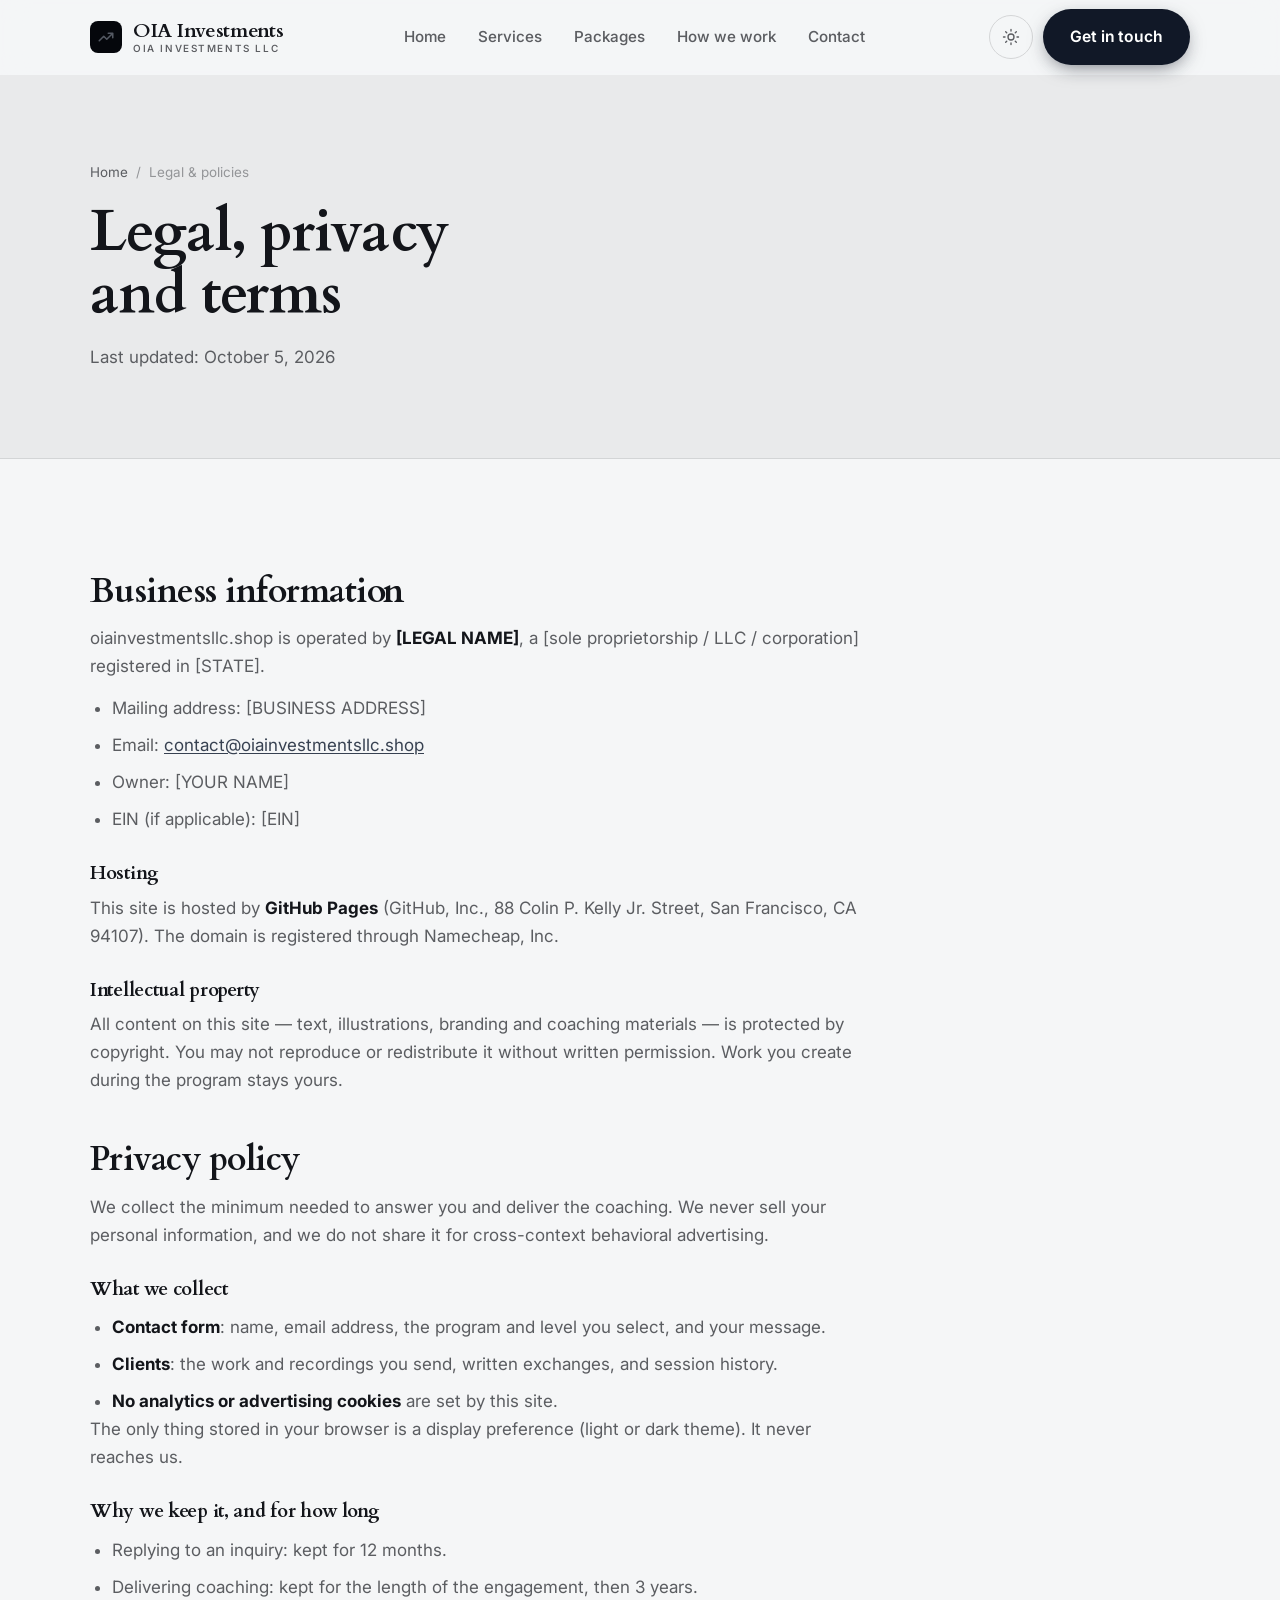
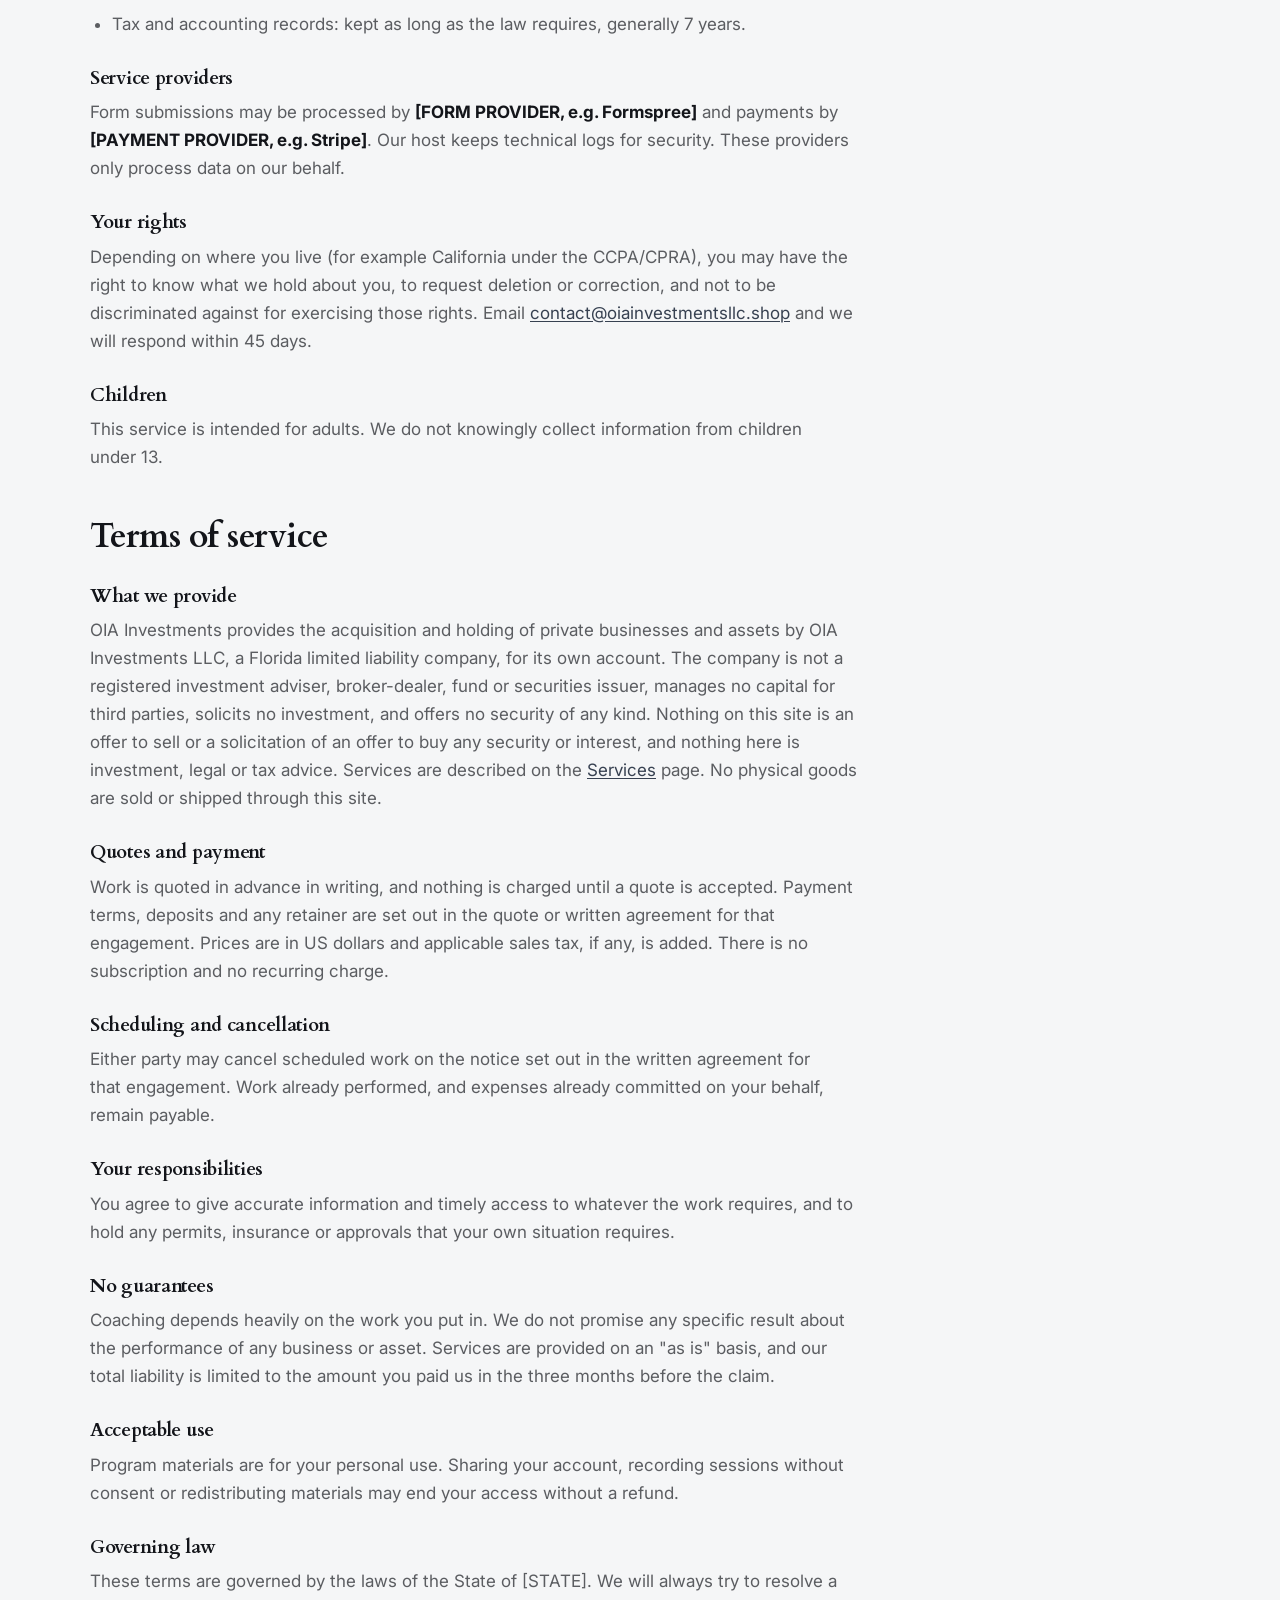
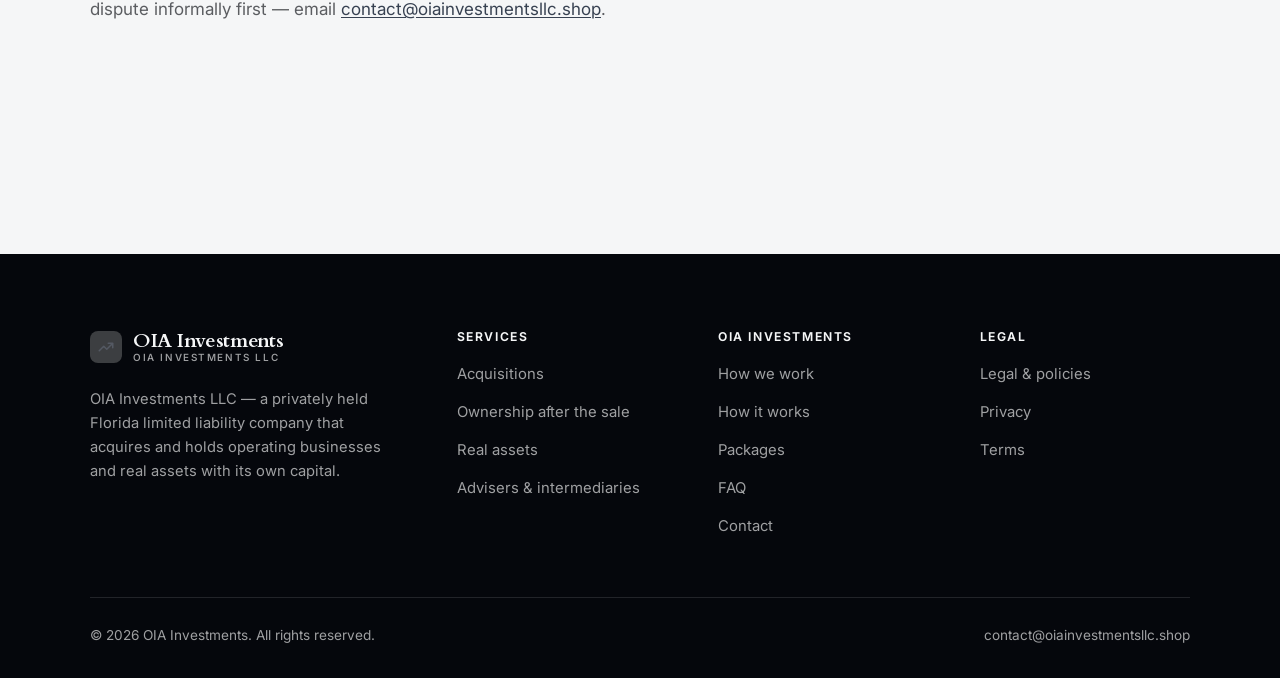
<file: legal.html>
<!DOCTYPE html>
<html lang="en" class="no-js">
<head>
<meta charset="utf-8">
<meta name="viewport" content="width=device-width, initial-scale=1">
<title>Legal, privacy and terms — OIA Investments</title>
<meta name="description" content="Business information, privacy policy and terms of service for OIA Investments.">
<meta name="robots" content="noindex">

<meta property="og:type" content="website">
<meta property="og:url" content="https://oiainvestmentsllc.shop/legal.html">
<meta property="og:site_name" content="OIA Investments">
<meta property="og:locale" content="en_US">
<meta property="og:title" content="Legal, privacy and terms — OIA Investments">
<meta property="og:description" content="Business information, privacy policy and terms of service for OIA Investments.">
<meta name="theme-color" content="#05070c">

<link rel="icon" href="assets/img/favicon.svg" type="image/svg+xml">
<link rel="preconnect" href="https://fonts.googleapis.com">
<link rel="preconnect" href="https://fonts.gstatic.com" crossorigin>
<link rel="stylesheet" href="https://fonts.googleapis.com/css2?family=Cardo:wght@400;700&family=Inter:wght@400..700&display=swap">
<link rel="stylesheet" href="assets/css/style.css">

<!-- Thème appliqué avant le premier rendu (évite le flash) -->
<script>
document.documentElement.classList.remove('no-js');
(function(){try{var t=localStorage.getItem('site-theme');if(t){document.documentElement.setAttribute('data-theme',t);}}catch(e){}})();
</script>
</head>

<body>
<a class="skip-link" href="#main">Skip to main content</a>

<header class="site-header">
  <nav class="wrap nav" aria-label="Main navigation">
    <a class="brand" href="index.html">
      <svg class="brand__mark" viewBox="0 0 64 64" aria-hidden="true">
        <rect class="bm-bg" width="64" height="64" rx="16"/>
        <g class="bm-ic" transform="translate(14 14) scale(1.5)" fill="none" stroke-width="2.1" stroke-linecap="round" stroke-linejoin="round"><path d="M3 17l6-6 4 4 8-8M15 7h6v6"/></g>
      </svg>
      <span>OIA Investments<span class="brand__sub">OIA Investments LLC</span></span>
    </a>

    <ul class="nav__links" id="nav-links">
      <li><a href="index.html">Home</a></li>
      <li><a href="programs.html">Services</a></li>
      <li><a href="index.html#pricing">Packages</a></li>
      <li><a href="about.html">How we work</a></li>
      <li><a href="contact.html">Contact</a></li>
      <li><a class="btn btn--primary" href="contact.html">Get in touch</a></li>
    </ul>

    <div class="nav__cta">
      <button class="theme-toggle" type="button" aria-label="Switch to dark theme">
        <svg class="icon-sun" viewBox="0 0 24 24" fill="none" stroke="currentColor" stroke-width="1.8" stroke-linecap="round" aria-hidden="true"><circle cx="12" cy="12" r="4"/><path d="M12 2v2m0 16v2M2 12h2m16 0h2M4.9 4.9l1.4 1.4m11.4 11.4 1.4 1.4M19.1 4.9l-1.4 1.4M6.3 17.7l-1.4 1.4"/></svg>
        <svg class="icon-moon" viewBox="0 0 24 24" fill="none" stroke="currentColor" stroke-width="1.8" stroke-linecap="round" stroke-linejoin="round" aria-hidden="true"><path d="M21 12.8A9 9 0 1 1 11.2 3a7 7 0 0 0 9.8 9.8z"/></svg>
      </button>
      <a class="btn btn--primary" href="contact.html">Get in touch</a>
      <button class="nav__toggle" type="button" aria-expanded="false" aria-controls="nav-links" aria-label="Open menu">
        <svg class="icon-open" viewBox="0 0 24 24" fill="none" stroke="currentColor" stroke-width="2" stroke-linecap="round" aria-hidden="true"><path d="M3 6h18M3 12h18M3 18h18"/></svg>
        <svg class="icon-close" viewBox="0 0 24 24" fill="none" stroke="currentColor" stroke-width="2" stroke-linecap="round" aria-hidden="true"><path d="M6 6l12 12M18 6L6 18"/></svg>
      </button>
    </div>
  </nav>
</header>

<main id="main">

<section class="page-head">
  <div class="wrap">
    <nav class="breadcrumb" aria-label="Breadcrumb">
      <a href="index.html">Home</a><span>/</span><span aria-current="page">Legal &amp; policies</span>
    </nav>
    <h1>Legal, privacy and terms</h1>
    <p>Last updated: <time datetime="2026-10-05">October 5, 2026</time></p>
  </div>
</section>

<section class="section wrap">
  <div class="prose">

    <!--
      TO DO: this is a skeleton, not legal advice. Replace every [BRACKET] with
      your real details before selling, and have a lawyer review it if you can.
      Consumer protection rules differ by state.
    -->

    <h2 id="business">Business information</h2>
    <p>
      oiainvestmentsllc.shop is operated by <strong>[LEGAL NAME]</strong>, a [sole proprietorship / LLC / corporation]
      registered in [STATE].
    </p>
    <ul>
      <li>Mailing address: [BUSINESS ADDRESS]</li>
      <li>Email: <a href="mailto:contact@oiainvestmentsllc.shop">contact@oiainvestmentsllc.shop</a></li>
      <li>Owner: [YOUR NAME]</li>
      <li>EIN (if applicable): [EIN]</li>
    </ul>

    <h3>Hosting</h3>
    <p>
      This site is hosted by <strong>GitHub Pages</strong> (GitHub, Inc., 88 Colin P. Kelly Jr. Street,
      San Francisco, CA 94107). The domain is registered through Namecheap, Inc.
    </p>

    <h3>Intellectual property</h3>
    <p>
      All content on this site — text, illustrations, branding and coaching materials — is protected by
      copyright. You may not reproduce or redistribute it without written permission. Work you create during
      the program stays yours.
    </p>

    <h2 id="privacy">Privacy policy</h2>
    <p>
      We collect the minimum needed to answer you and deliver the coaching. We never sell your personal
      information, and we do not share it for cross-context behavioral advertising.
    </p>
    <h3>What we collect</h3>
    <ul>
      <li><strong>Contact form</strong>: name, email address, the program and level you select, and your message.</li>
      <li><strong>Clients</strong>: the work and recordings you send, written exchanges, and session history.</li>
      <li><strong>No analytics or advertising cookies</strong> are set by this site.</li>
    </ul>
    <p>
      The only thing stored in your browser is a display preference (light or dark theme). It never reaches us.
    </p>
    <h3>Why we keep it, and for how long</h3>
    <ul>
      <li>Replying to an inquiry: kept for 12 months.</li>
      <li>Delivering coaching: kept for the length of the engagement, then 3 years.</li>
      <li>Tax and accounting records: kept as long as the law requires, generally 7 years.</li>
    </ul>
    <h3>Service providers</h3>
    <p>
      Form submissions may be processed by <strong>[FORM PROVIDER, e.g. Formspree]</strong> and payments by
      <strong>[PAYMENT PROVIDER, e.g. Stripe]</strong>. Our host keeps technical logs for security. These
      providers only process data on our behalf.
    </p>
    <h3>Your rights</h3>
    <p>
      Depending on where you live (for example California under the CCPA/CPRA), you may have the right to
      know what we hold about you, to request deletion or correction, and not to be discriminated against for
      exercising those rights. Email <a href="mailto:contact@oiainvestmentsllc.shop">contact@oiainvestmentsllc.shop</a> and we will respond within 45 days.
    </p>
    <h3>Children</h3>
    <p>
      This service is intended for adults. We do not knowingly collect information from children under 13.
    </p>

    <h2 id="terms">Terms of service</h2>
    <h3>What we provide</h3>
    <p>
      OIA Investments provides the acquisition and holding of private businesses and assets by OIA Investments LLC, a Florida limited liability company, for its own account. The company is not a registered investment adviser, broker-dealer, fund or securities issuer, manages no capital for third parties, solicits no investment, and offers no security of any kind. Nothing on this site is an offer to sell or a solicitation of an offer to buy any security or interest, and nothing here is investment, legal or tax advice. Services are described on the
      <a href="programs.html">Services</a> page. No physical goods are sold or shipped through this site.
    </p>
    <h3>Quotes and payment</h3>
    <p>
      Work is quoted in advance in writing, and nothing is charged until a quote is accepted. Payment terms,
      deposits and any retainer are set out in the quote or written agreement for that engagement. Prices are in
      US dollars and applicable sales tax, if any, is added. There is no subscription and no recurring charge.
    </p>
    <h3>Scheduling and cancellation</h3>
    <p>
      Either party may cancel scheduled work on the notice set out in the written agreement for that engagement.
      Work already performed, and expenses already committed on your behalf, remain payable.
    </p>
    <h3>Your responsibilities</h3>
    <p>
      You agree to give accurate information and timely access to whatever the work requires, and to hold any
      permits, insurance or approvals that your own situation requires.
    </p>

    <h3>No guarantees</h3>
    <p>
      Coaching depends heavily on the work you put in. We do not promise any specific result
      about the performance of any business or asset. Services are provided on an "as is" basis, and our total
      liability is limited to the amount you paid us in the three months before the claim.
    </p>
    <h3>Acceptable use</h3>
    <p>
      Program materials are for your personal use. Sharing your account, recording sessions without consent
      or redistributing materials may end your access without a refund.
    </p>
    <h3>Governing law</h3>
    <p>
      These terms are governed by the laws of the State of [STATE]. We will always try to resolve a dispute
      informally first — email <a href="mailto:contact@oiainvestmentsllc.shop">contact@oiainvestmentsllc.shop</a>.
    </p>

  </div>
</section>

</main>

<footer class="site-footer">
  <div class="wrap">
    <div class="footer__grid">
      <div class="footer__brand">
        <a class="brand" href="index.html">
          <svg class="brand__mark" viewBox="0 0 64 64" aria-hidden="true">
        <rect class="bm-bg" width="64" height="64" rx="16"/>
        <g class="bm-ic" transform="translate(14 14) scale(1.5)" fill="none" stroke-width="2.1" stroke-linecap="round" stroke-linejoin="round"><path d="M3 17l6-6 4 4 8-8M15 7h6v6"/></g>
      </svg>
          <span>OIA Investments<span class="brand__sub">OIA Investments LLC</span></span>
        </a>
        <p>OIA Investments LLC — a privately held Florida limited liability company that acquires and holds operating businesses and real assets with its own capital.</p>
      </div>

      <div class="footer__col">
        <h4>Services</h4>
        <ul>
          <li><a href="programs.html#acquisitions">Acquisitions</a></li>
          <li><a href="programs.html#ownership">Ownership after the sale</a></li>
          <li><a href="programs.html#assets">Real assets</a></li>
          <li><a href="programs.html#partners">Advisers &amp; intermediaries</a></li>
        </ul>
      </div>

      <div class="footer__col">
        <h4>OIA Investments</h4>
        <ul>
          <li><a href="about.html">How we work</a></li>
          <li><a href="index.html#how-it-works">How it works</a></li>
          <li><a href="index.html#pricing">Packages</a></li>
          <li><a href="index.html#faq">FAQ</a></li>
          <li><a href="contact.html">Contact</a></li>
        </ul>
      </div>

      <div class="footer__col">
        <h4>Legal</h4>
        <ul>
          <li><a href="legal.html">Legal &amp; policies</a></li>
          <li><a href="legal.html#privacy">Privacy</a></li>
          <li><a href="legal.html#terms">Terms</a></li>
        </ul>
      </div>
    </div>

    <div class="footer__bottom">
      <p>© <span data-year>2026</span> OIA Investments. All rights reserved.</p>
      <p><a href="mailto:contact@oiainvestmentsllc.shop">contact@oiainvestmentsllc.shop</a></p>
    </div>
  </div>
</footer>

<script src="assets/js/main.js" defer></script>
</body>
</html>
</file>
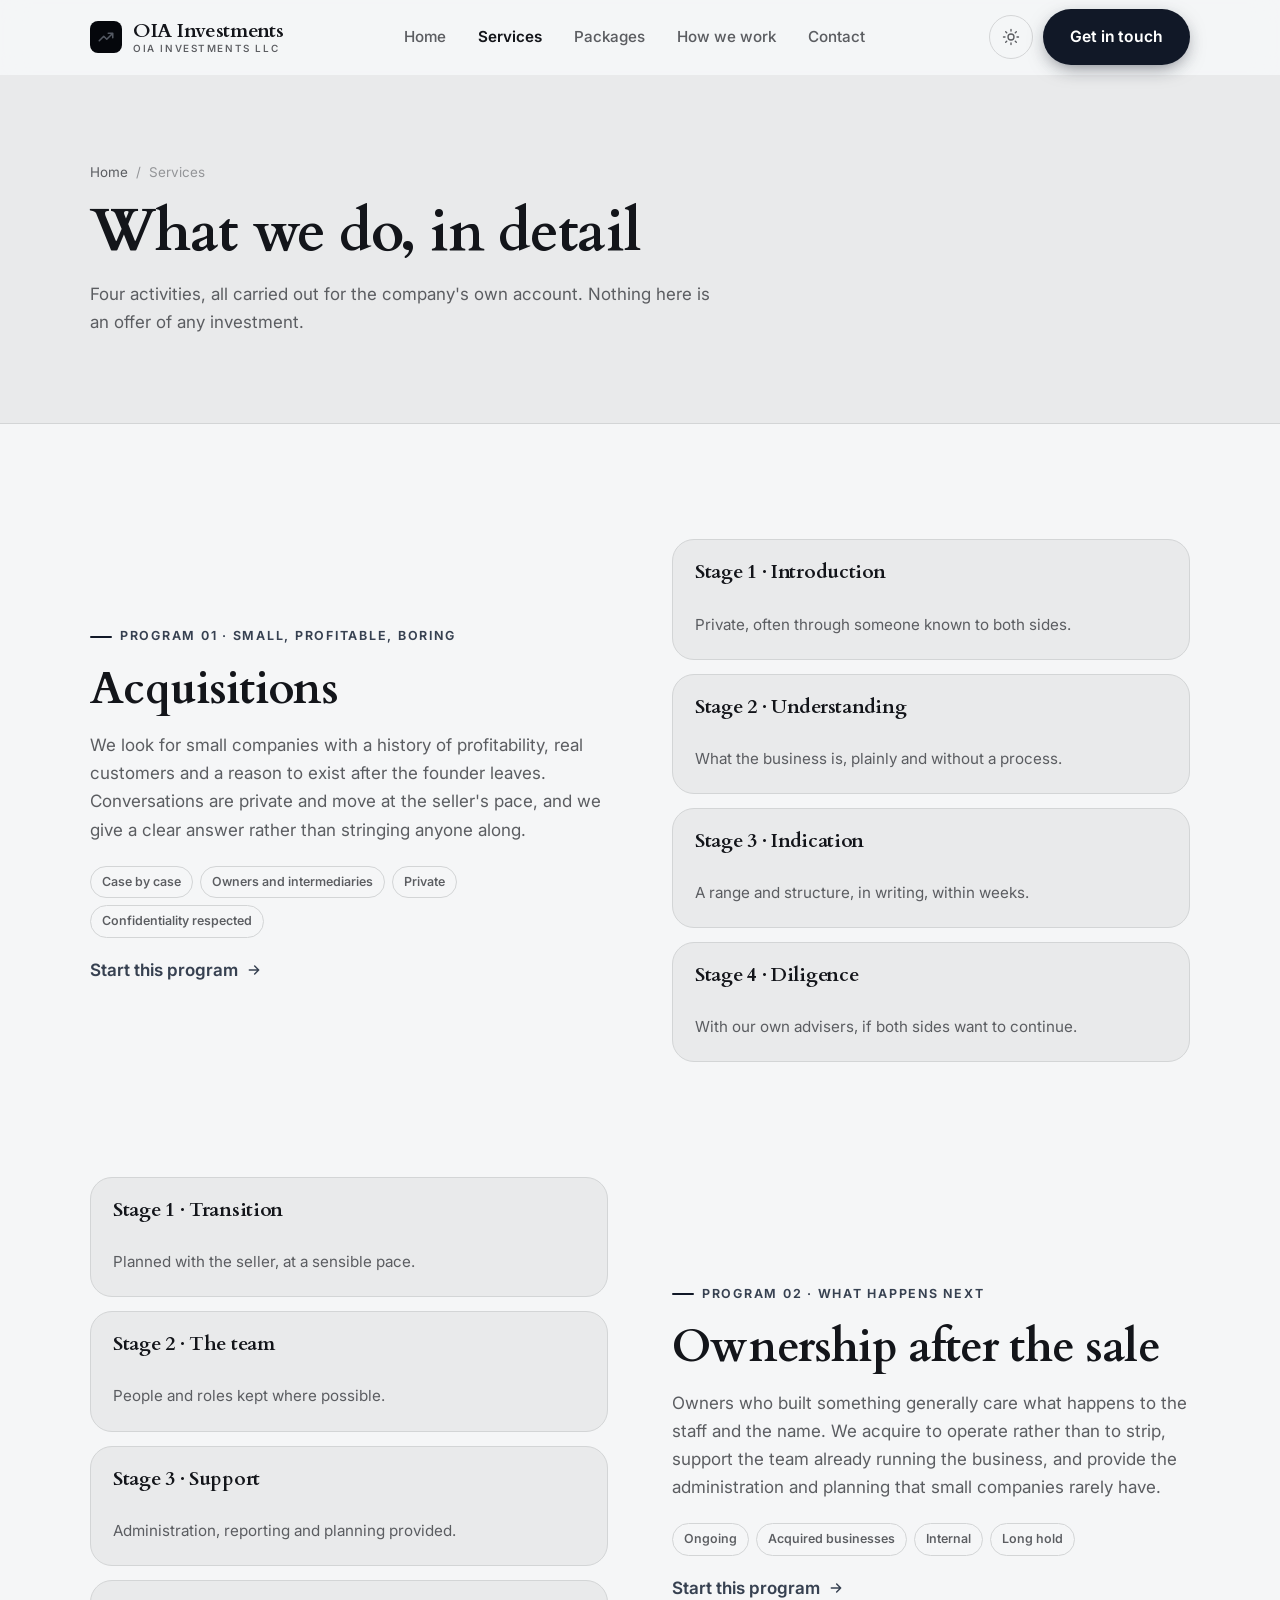
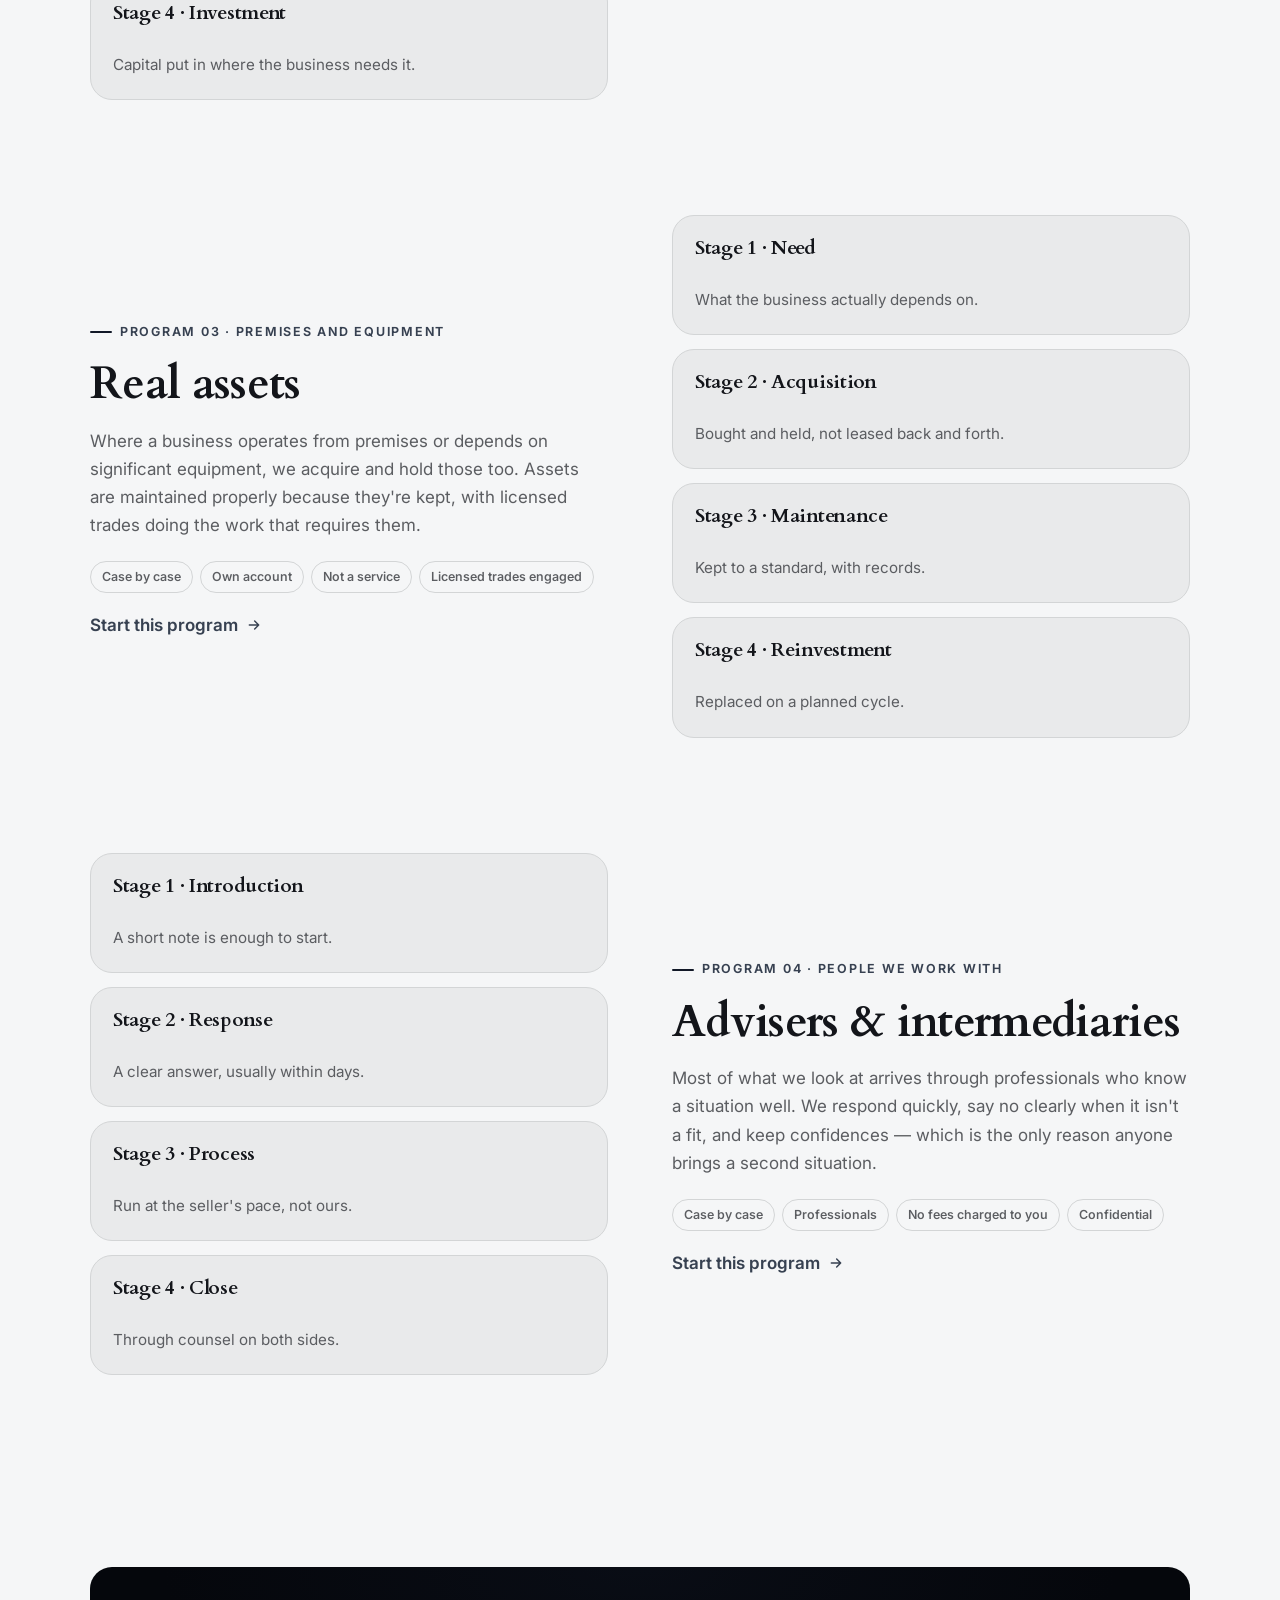
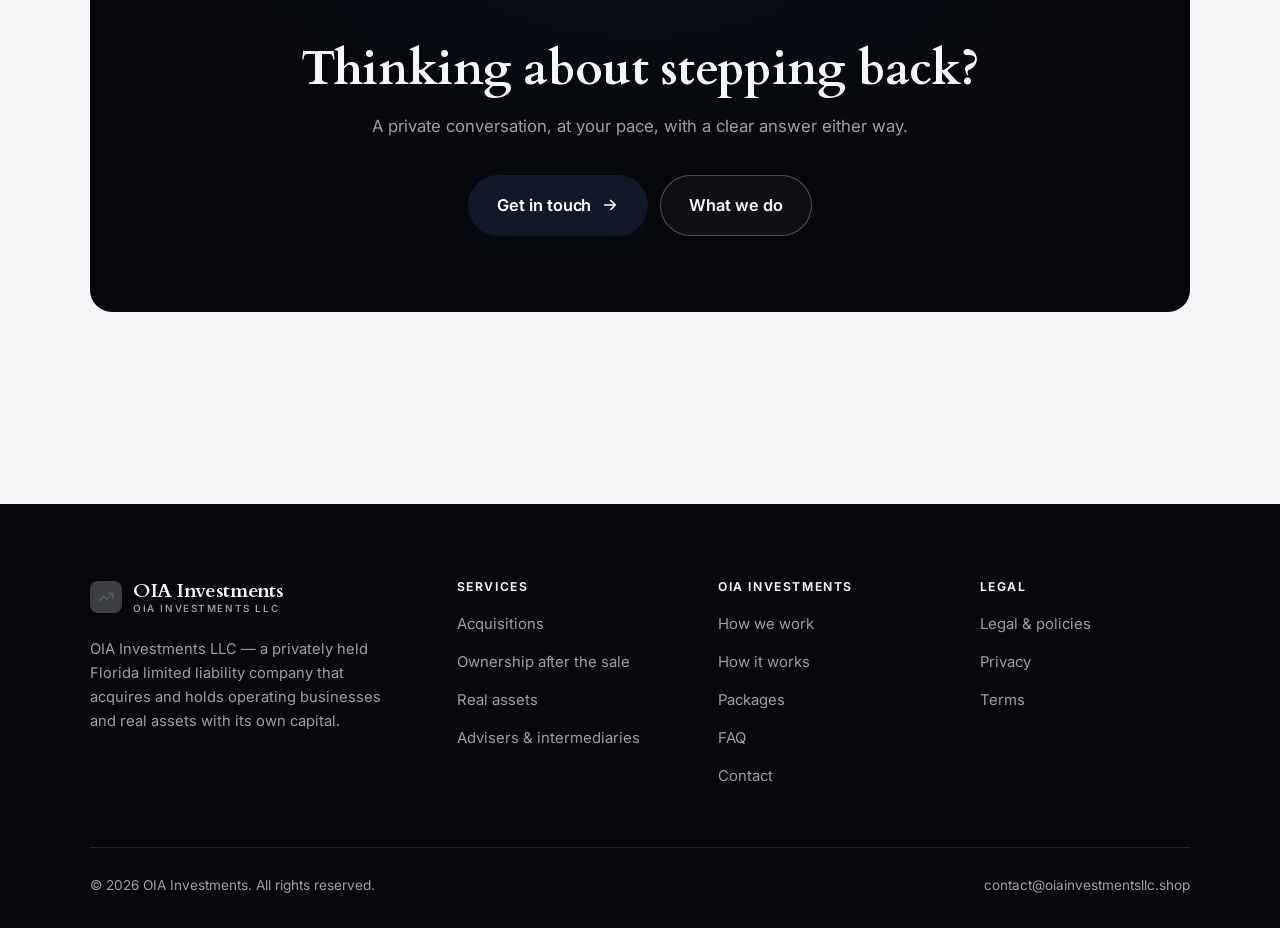
<file: programs.html>
<!DOCTYPE html>
<html lang="en" class="no-js">
<head>
<meta charset="utf-8">
<meta name="viewport" content="width=device-width, initial-scale=1">
<title>Services — OIA Investments</title>
<meta name="description" content="OIA Investments LLC: acquisitions, ownership after the sale, real assets, advisers and intermediaries.">
<link rel="canonical" href="https://oiainvestmentsllc.shop/programs.html">

<meta property="og:type" content="website">
<meta property="og:url" content="https://oiainvestmentsllc.shop/programs.html">
<meta property="og:site_name" content="OIA Investments">
<meta property="og:locale" content="en_US">
<meta property="og:title" content="Services — OIA Investments">
<meta property="og:description" content="OIA Investments LLC: acquisitions, ownership after the sale, real assets, advisers and intermediaries.">
<meta name="theme-color" content="#05070c">

<link rel="icon" href="assets/img/favicon.svg" type="image/svg+xml">
<link rel="preconnect" href="https://fonts.googleapis.com">
<link rel="preconnect" href="https://fonts.gstatic.com" crossorigin>
<link rel="stylesheet" href="https://fonts.googleapis.com/css2?family=Cardo:wght@400;700&family=Inter:wght@400..700&display=swap">
<link rel="stylesheet" href="assets/css/style.css">

<!-- Thème appliqué avant le premier rendu (évite le flash) -->
<script>
document.documentElement.classList.remove('no-js');
(function(){try{var t=localStorage.getItem('site-theme');if(t){document.documentElement.setAttribute('data-theme',t);}}catch(e){}})();
</script>
</head>

<body>
<a class="skip-link" href="#main">Skip to main content</a>

<header class="site-header">
  <nav class="wrap nav" aria-label="Main navigation">
    <a class="brand" href="index.html">
      <svg class="brand__mark" viewBox="0 0 64 64" aria-hidden="true">
        <rect class="bm-bg" width="64" height="64" rx="16"/>
        <g class="bm-ic" transform="translate(14 14) scale(1.5)" fill="none" stroke-width="2.1" stroke-linecap="round" stroke-linejoin="round"><path d="M3 17l6-6 4 4 8-8M15 7h6v6"/></g>
      </svg>
      <span>OIA Investments<span class="brand__sub">OIA Investments LLC</span></span>
    </a>

    <ul class="nav__links" id="nav-links">
      <li><a href="index.html">Home</a></li>
      <li><a href="programs.html" aria-current="page">Services</a></li>
      <li><a href="index.html#pricing">Packages</a></li>
      <li><a href="about.html">How we work</a></li>
      <li><a href="contact.html">Contact</a></li>
      <li><a class="btn btn--primary" href="contact.html">Get in touch</a></li>
    </ul>

    <div class="nav__cta">
      <button class="theme-toggle" type="button" aria-label="Switch to dark theme">
        <svg class="icon-sun" viewBox="0 0 24 24" fill="none" stroke="currentColor" stroke-width="1.8" stroke-linecap="round" aria-hidden="true"><circle cx="12" cy="12" r="4"/><path d="M12 2v2m0 16v2M2 12h2m16 0h2M4.9 4.9l1.4 1.4m11.4 11.4 1.4 1.4M19.1 4.9l-1.4 1.4M6.3 17.7l-1.4 1.4"/></svg>
        <svg class="icon-moon" viewBox="0 0 24 24" fill="none" stroke="currentColor" stroke-width="1.8" stroke-linecap="round" stroke-linejoin="round" aria-hidden="true"><path d="M21 12.8A9 9 0 1 1 11.2 3a7 7 0 0 0 9.8 9.8z"/></svg>
      </button>
      <a class="btn btn--primary" href="contact.html">Get in touch</a>
      <button class="nav__toggle" type="button" aria-expanded="false" aria-controls="nav-links" aria-label="Open menu">
        <svg class="icon-open" viewBox="0 0 24 24" fill="none" stroke="currentColor" stroke-width="2" stroke-linecap="round" aria-hidden="true"><path d="M3 6h18M3 12h18M3 18h18"/></svg>
        <svg class="icon-close" viewBox="0 0 24 24" fill="none" stroke="currentColor" stroke-width="2" stroke-linecap="round" aria-hidden="true"><path d="M6 6l12 12M18 6L6 18"/></svg>
      </button>
    </div>
  </nav>
</header>

<main id="main">

<section class="page-head">
  <div class="wrap">
    <nav class="breadcrumb" aria-label="Breadcrumb">
      <a href="index.html">Home</a><span>/</span><span aria-current="page">Services</span>
    </nav>
    <h1>What we do, in detail</h1>
    <p>Four activities, all carried out for the company's own account. Nothing here is an offer of any investment.</p>
  </div>
</section>

<section class="section wrap" id="acquisitions">
  <div class="split reveal">
    <div>
      <span class="eyebrow">Program 01 · Small, profitable, boring</span>
      <h2>Acquisitions</h2>
      <p>We look for small companies with a history of profitability, real customers and a reason to exist after the founder leaves. Conversations are private and move at the seller's pace, and we give a clear answer rather than stringing anyone along.</p>
      <ul class="tags"><li>Case by case</li><li>Owners and intermediaries</li><li>Private</li><li>Confidentiality respected</li></ul>
      <p><a class="arrow-link" href="contact.html">Start this program <svg viewBox="0 0 24 24" fill="none" stroke="currentColor" stroke-width="2.2" stroke-linecap="round" stroke-linejoin="round" aria-hidden="true"><path d="M5 12h14M13 6l6 6-6 6"/></svg></a></p>
    </div>
    <div class="grid grid--2 grid--tight">
      <article class="card card--sm">
        <h3>Stage 1 · Introduction</h3>
        <p>Private, often through someone known to both sides.</p>
      </article>
      <article class="card card--sm">
        <h3>Stage 2 · Understanding</h3>
        <p>What the business is, plainly and without a process.</p>
      </article>
      <article class="card card--sm">
        <h3>Stage 3 · Indication</h3>
        <p>A range and structure, in writing, within weeks.</p>
      </article>
      <article class="card card--sm">
        <h3>Stage 4 · Diligence</h3>
        <p>With our own advisers, if both sides want to continue.</p>
      </article>
    </div>
  </div>
</section>

<section class="section section--flush wrap" id="ownership">
  <div class="split reveal">
    <div class="grid grid--2 grid--tight">
      <article class="card card--sm">
        <h3>Stage 1 · Transition</h3>
        <p>Planned with the seller, at a sensible pace.</p>
      </article>
      <article class="card card--sm">
        <h3>Stage 2 · The team</h3>
        <p>People and roles kept where possible.</p>
      </article>
      <article class="card card--sm">
        <h3>Stage 3 · Support</h3>
        <p>Administration, reporting and planning provided.</p>
      </article>
      <article class="card card--sm">
        <h3>Stage 4 · Investment</h3>
        <p>Capital put in where the business needs it.</p>
      </article>
    </div>
    <div>
      <span class="eyebrow">Program 02 · What happens next</span>
      <h2>Ownership after the sale</h2>
      <p>Owners who built something generally care what happens to the staff and the name. We acquire to operate rather than to strip, support the team already running the business, and provide the administration and planning that small companies rarely have.</p>
      <ul class="tags"><li>Ongoing</li><li>Acquired businesses</li><li>Internal</li><li>Long hold</li></ul>
      <p><a class="arrow-link" href="contact.html">Start this program <svg viewBox="0 0 24 24" fill="none" stroke="currentColor" stroke-width="2.2" stroke-linecap="round" stroke-linejoin="round" aria-hidden="true"><path d="M5 12h14M13 6l6 6-6 6"/></svg></a></p>
    </div>
  </div>
</section>

<section class="section section--flush wrap" id="assets">
  <div class="split reveal">
    <div>
      <span class="eyebrow">Program 03 · Premises and equipment</span>
      <h2>Real assets</h2>
      <p>Where a business operates from premises or depends on significant equipment, we acquire and hold those too. Assets are maintained properly because they're kept, with licensed trades doing the work that requires them.</p>
      <ul class="tags"><li>Case by case</li><li>Own account</li><li>Not a service</li><li>Licensed trades engaged</li></ul>
      <p><a class="arrow-link" href="contact.html">Start this program <svg viewBox="0 0 24 24" fill="none" stroke="currentColor" stroke-width="2.2" stroke-linecap="round" stroke-linejoin="round" aria-hidden="true"><path d="M5 12h14M13 6l6 6-6 6"/></svg></a></p>
    </div>
    <div class="grid grid--2 grid--tight">
      <article class="card card--sm">
        <h3>Stage 1 · Need</h3>
        <p>What the business actually depends on.</p>
      </article>
      <article class="card card--sm">
        <h3>Stage 2 · Acquisition</h3>
        <p>Bought and held, not leased back and forth.</p>
      </article>
      <article class="card card--sm">
        <h3>Stage 3 · Maintenance</h3>
        <p>Kept to a standard, with records.</p>
      </article>
      <article class="card card--sm">
        <h3>Stage 4 · Reinvestment</h3>
        <p>Replaced on a planned cycle.</p>
      </article>
    </div>
  </div>
</section>

<section class="section section--flush wrap" id="partners">
  <div class="split reveal">
    <div class="grid grid--2 grid--tight">
      <article class="card card--sm">
        <h3>Stage 1 · Introduction</h3>
        <p>A short note is enough to start.</p>
      </article>
      <article class="card card--sm">
        <h3>Stage 2 · Response</h3>
        <p>A clear answer, usually within days.</p>
      </article>
      <article class="card card--sm">
        <h3>Stage 3 · Process</h3>
        <p>Run at the seller's pace, not ours.</p>
      </article>
      <article class="card card--sm">
        <h3>Stage 4 · Close</h3>
        <p>Through counsel on both sides.</p>
      </article>
    </div>
    <div>
      <span class="eyebrow">Program 04 · People we work with</span>
      <h2>Advisers &amp; intermediaries</h2>
      <p>Most of what we look at arrives through professionals who know a situation well. We respond quickly, say no clearly when it isn't a fit, and keep confidences — which is the only reason anyone brings a second situation.</p>
      <ul class="tags"><li>Case by case</li><li>Professionals</li><li>No fees charged to you</li><li>Confidential</li></ul>
      <p><a class="arrow-link" href="contact.html">Start this program <svg viewBox="0 0 24 24" fill="none" stroke="currentColor" stroke-width="2.2" stroke-linecap="round" stroke-linejoin="round" aria-hidden="true"><path d="M5 12h14M13 6l6 6-6 6"/></svg></a></p>
    </div>
  </div>
</section>

<section class="wrap section--tight">
  <div class="cta-band reveal">
    <h2>Thinking about stepping back?</h2>
    <p>A private conversation, at your pace, with a clear answer either way.</p>
    <div class="hero__actions">
      <a class="btn btn--primary btn--lg" href="contact.html">Get in touch <svg viewBox="0 0 24 24" fill="none" stroke="currentColor" stroke-width="2.2" stroke-linecap="round" stroke-linejoin="round" aria-hidden="true"><path d="M5 12h14M13 6l6 6-6 6"/></svg></a>
      <a class="btn btn--on-dark btn--lg" href="programs.html">What we do</a>
    </div>
  </div>
</section>

</main>

<footer class="site-footer">
  <div class="wrap">
    <div class="footer__grid">
      <div class="footer__brand">
        <a class="brand" href="index.html">
          <svg class="brand__mark" viewBox="0 0 64 64" aria-hidden="true">
        <rect class="bm-bg" width="64" height="64" rx="16"/>
        <g class="bm-ic" transform="translate(14 14) scale(1.5)" fill="none" stroke-width="2.1" stroke-linecap="round" stroke-linejoin="round"><path d="M3 17l6-6 4 4 8-8M15 7h6v6"/></g>
      </svg>
          <span>OIA Investments<span class="brand__sub">OIA Investments LLC</span></span>
        </a>
        <p>OIA Investments LLC — a privately held Florida limited liability company that acquires and holds operating businesses and real assets with its own capital.</p>
      </div>

      <div class="footer__col">
        <h4>Services</h4>
        <ul>
          <li><a href="programs.html#acquisitions">Acquisitions</a></li>
          <li><a href="programs.html#ownership">Ownership after the sale</a></li>
          <li><a href="programs.html#assets">Real assets</a></li>
          <li><a href="programs.html#partners">Advisers &amp; intermediaries</a></li>
        </ul>
      </div>

      <div class="footer__col">
        <h4>OIA Investments</h4>
        <ul>
          <li><a href="about.html">How we work</a></li>
          <li><a href="index.html#how-it-works">How it works</a></li>
          <li><a href="index.html#pricing">Packages</a></li>
          <li><a href="index.html#faq">FAQ</a></li>
          <li><a href="contact.html">Contact</a></li>
        </ul>
      </div>

      <div class="footer__col">
        <h4>Legal</h4>
        <ul>
          <li><a href="legal.html">Legal &amp; policies</a></li>
          <li><a href="legal.html#privacy">Privacy</a></li>
          <li><a href="legal.html#terms">Terms</a></li>
        </ul>
      </div>
    </div>

    <div class="footer__bottom">
      <p>© <span data-year>2026</span> OIA Investments. All rights reserved.</p>
      <p><a href="mailto:contact@oiainvestmentsllc.shop">contact@oiainvestmentsllc.shop</a></p>
    </div>
  </div>
</footer>

<script src="assets/js/main.js" defer></script>
</body>
</html>
</file>
<file: assets/css/style.css>
/* OIA Investments — couleurs et polices de la marque.
   Modifier ces valeurs suffit à changer l'identité visuelle de tout le site. */
:root {
  --c-accent:    #111827;
  --c-on-accent: #ffffff;
  --c-ink:       #05070c;
  --c-paper:     #f5f6f7;

  --accent-ink-light: #374151;
  --accent-on-dark:   color-mix(in srgb, var(--c-accent) 72%, white);

  --font-display: "Cardo", Georgia, "Times New Roman", serif;
  --font-body: "Inter", system-ui, -apple-system, "Segoe UI", sans-serif;
  --display-weight: 700;
  --display-tracking: -.015em;
}

/* ==========================================================================
   Feuille de style commune aux sites de coaching
   Les couleurs de marque (--c-accent, --c-on-accent, --c-ink, --c-paper) et
   les polices sont définies juste au-dessus, par site. Tout le reste en dérive.
   ========================================================================== */

/* --------------------------------------------------------------------------
   1. Tokens dérivés
   -------------------------------------------------------------------------- */

:root {
  /* Thème clair */
  --paper:      var(--c-paper);
  --paper-2:    color-mix(in srgb, var(--c-paper) 95%, var(--c-ink));
  --paper-3:    color-mix(in srgb, var(--c-paper) 89%, var(--c-ink));
  --line:       color-mix(in srgb, var(--c-paper) 86%, var(--c-ink));
  --text:       color-mix(in srgb, var(--c-ink) 94%, var(--c-paper));
  --muted:      color-mix(in srgb, var(--c-ink) 64%, var(--c-paper));
  --accent:     var(--c-accent);
  --accent-600: color-mix(in srgb, var(--c-accent) 86%, black);
  --accent-ink: var(--accent-ink-light);
  --on-accent:  var(--c-on-accent);
  --ink:        var(--c-ink);
  --ink-soft:   color-mix(in srgb, var(--c-ink) 90%, white);
  --on-ink:     var(--c-paper);
  --on-ink-mut: color-mix(in srgb, var(--c-paper) 64%, var(--c-ink));
  --brand-bg:   var(--c-ink);

  /* Rayons */
  --r-sm: 8px;
  --r-md: 14px;
  --r-lg: 22px;
  --r-full: 999px;

  /* Ombres */
  --sh-1: 0 1px 2px rgba(0, 0, 0, .05), 0 2px 8px rgba(0, 0, 0, .04);
  --sh-2: 0 2px 4px rgba(0, 0, 0, .05), 0 12px 32px rgba(0, 0, 0, .09);
  --sh-3: 0 4px 8px rgba(0, 0, 0, .06), 0 24px 56px rgba(0, 0, 0, .14);

  /* Rythme */
  --gutter: clamp(16px, 4vw, 40px);
  --maxw: 1180px;
  --section-y: clamp(64px, 9vw, 124px);

  --ease: cubic-bezier(.22, .61, .36, 1);
}

/* Thème sombre — suit le système, sauf si l'utilisateur a choisi « clair » */
@media (prefers-color-scheme: dark) {
  :root:not([data-theme="light"]) {
    --paper:      var(--c-ink);
    --paper-2:    color-mix(in srgb, var(--c-ink) 92%, white);
    --paper-3:    color-mix(in srgb, var(--c-ink) 86%, white);
    --line:       color-mix(in srgb, var(--c-ink) 80%, white);
    --text:       color-mix(in srgb, var(--c-paper) 94%, var(--c-ink));
    --muted:      color-mix(in srgb, var(--c-paper) 66%, var(--c-ink));
    --accent-ink: var(--accent-on-dark);
    --ink:        color-mix(in srgb, var(--c-ink) 72%, black);
    --brand-bg:   color-mix(in srgb, var(--c-ink) 80%, white);
    --sh-1: 0 1px 2px rgba(0, 0, 0, .4), 0 2px 8px rgba(0, 0, 0, .3);
    --sh-2: 0 2px 4px rgba(0, 0, 0, .4), 0 12px 32px rgba(0, 0, 0, .45);
    --sh-3: 0 4px 8px rgba(0, 0, 0, .45), 0 24px 56px rgba(0, 0, 0, .55);
  }
}

/* Thème sombre — choix explicite */
:root[data-theme="dark"] {
  --paper:      var(--c-ink);
  --paper-2:    color-mix(in srgb, var(--c-ink) 92%, white);
  --paper-3:    color-mix(in srgb, var(--c-ink) 86%, white);
  --line:       color-mix(in srgb, var(--c-ink) 80%, white);
  --text:       color-mix(in srgb, var(--c-paper) 94%, var(--c-ink));
  --muted:      color-mix(in srgb, var(--c-paper) 66%, var(--c-ink));
  --accent-ink: var(--accent-on-dark);
  --ink:        color-mix(in srgb, var(--c-ink) 72%, black);
  --brand-bg:   color-mix(in srgb, var(--c-ink) 80%, white);
  --sh-1: 0 1px 2px rgba(0, 0, 0, .4), 0 2px 8px rgba(0, 0, 0, .3);
  --sh-2: 0 2px 4px rgba(0, 0, 0, .4), 0 12px 32px rgba(0, 0, 0, .45);
  --sh-3: 0 4px 8px rgba(0, 0, 0, .45), 0 24px 56px rgba(0, 0, 0, .55);
}

/* --------------------------------------------------------------------------
   2. Reset / base
   -------------------------------------------------------------------------- */

*, *::before, *::after { box-sizing: border-box; }

* { margin: 0; }

html {
  -webkit-text-size-adjust: 100%;
  scroll-behavior: smooth;
  scroll-padding-top: 88px;
}

body {
  background: var(--paper);
  color: var(--text);
  font-family: var(--font-body);
  font-size: 17px;
  line-height: 1.65;
  -webkit-font-smoothing: antialiased;
  text-rendering: optimizeLegibility;
  overflow-x: hidden;
}

img, svg, video { display: block; max-width: 100%; height: auto; }

a { color: inherit; text-decoration: none; }

button, input, textarea, select { font: inherit; color: inherit; }

h1, h2, h3, h4 {
  font-family: var(--font-display);
  font-weight: var(--display-weight);
  line-height: 1.08;
  letter-spacing: var(--display-tracking);
  text-wrap: balance;
}

p { text-wrap: pretty; }

:focus-visible {
  outline: 3px solid var(--accent);
  outline-offset: 3px;
  border-radius: 4px;
}

::selection { background: var(--accent); color: var(--on-accent); }

/* --------------------------------------------------------------------------
   3. Utilitaires de mise en page
   -------------------------------------------------------------------------- */

.wrap {
  width: 100%;
  max-width: var(--maxw);
  margin-inline: auto;
  padding-inline: var(--gutter);
}

.section { padding-block: var(--section-y); }
.section--flush { padding-top: 0; }
.section--tight { padding-block: clamp(48px, 6vw, 80px); }

.skip-link {
  position: absolute;
  left: 12px;
  top: -100px;
  z-index: 200;
  background: var(--accent);
  color: var(--on-accent);
  padding: 12px 20px;
  border-radius: var(--r-sm);
  font-weight: 600;
  transition: top .2s var(--ease);
}
.skip-link:focus { top: 12px; }

.eyebrow {
  display: inline-flex;
  align-items: center;
  gap: 8px;
  font-size: .78rem;
  font-weight: 650;
  letter-spacing: .14em;
  text-transform: uppercase;
  color: var(--accent-ink);
  margin-bottom: 18px;
}
.eyebrow::before {
  content: "";
  width: 22px;
  height: 2px;
  background: var(--accent);
  border-radius: 2px;
}

.section-head { max-width: 62ch; margin-bottom: clamp(36px, 5vw, 60px); }
.section-head h2 { font-size: clamp(2rem, 4.4vw, 3.1rem); }
.section-head p {
  margin-top: 18px;
  color: var(--muted);
  font-size: clamp(1rem, 1.6vw, 1.12rem);
  max-width: 58ch;
}

.section-head--center { margin-inline: auto; text-align: center; }
.section-head--center .eyebrow { justify-content: center; }
.section-head--center p { margin-inline: auto; }

/* --------------------------------------------------------------------------
   4. Boutons
   -------------------------------------------------------------------------- */

.btn {
  display: inline-flex;
  align-items: center;
  justify-content: center;
  gap: 10px;
  padding: 14px 26px;
  border: 1px solid transparent;
  border-radius: var(--r-full);
  font-weight: 620;
  font-size: .98rem;
  letter-spacing: -.005em;
  cursor: pointer;
  white-space: nowrap;
  transition: transform .18s var(--ease), background-color .18s var(--ease),
              border-color .18s var(--ease), box-shadow .18s var(--ease), color .18s var(--ease);
}
.btn:hover { transform: translateY(-2px); }
.btn:active { transform: translateY(0); }

.btn--primary {
  background: var(--accent);
  color: var(--on-accent);
  box-shadow: 0 6px 20px -6px color-mix(in srgb, var(--c-accent) 65%, transparent);
}
.btn--primary:hover {
  background: var(--accent-600);
  box-shadow: 0 12px 28px -8px color-mix(in srgb, var(--c-accent) 70%, transparent);
}

.btn--ghost {
  border-color: var(--line);
  background: transparent;
  color: var(--text);
}
.btn--ghost:hover { border-color: var(--accent); color: var(--accent-ink); }

.btn--on-dark {
  border-color: color-mix(in srgb, var(--c-paper) 28%, transparent);
  color: var(--on-ink);
  background: color-mix(in srgb, var(--c-paper) 4%, transparent);
}
.btn--on-dark:hover {
  border-color: color-mix(in srgb, var(--c-paper) 60%, transparent);
  background: color-mix(in srgb, var(--c-paper) 10%, transparent);
}

.btn--lg { padding: 16px 28px; font-size: 1.02rem; }
.btn--block { width: 100%; }

.btn svg { width: 18px; height: 18px; flex: none; }

@media (max-width: 420px) {
  .btn--lg { padding: 15px 22px; font-size: 1rem; white-space: normal; text-align: center; }
}

/* Lien fléché */
.arrow-link {
  display: inline-flex;
  align-items: center;
  gap: 8px;
  font-weight: 620;
  color: var(--accent-ink);
}
.arrow-link svg { width: 16px; height: 16px; transition: transform .18s var(--ease); }
.arrow-link:hover svg { transform: translateX(4px); }

/* --------------------------------------------------------------------------
   5. En-tête / navigation
   -------------------------------------------------------------------------- */

.site-header {
  position: sticky;
  top: 0;
  z-index: 100;
  background: color-mix(in srgb, var(--paper) 82%, transparent);
  backdrop-filter: saturate(180%) blur(14px);
  -webkit-backdrop-filter: saturate(180%) blur(14px);
  border-bottom: 1px solid transparent;
  transition: border-color .25s var(--ease), background-color .25s var(--ease);
}
.site-header.is-stuck {
  border-bottom-color: var(--line);
  background: color-mix(in srgb, var(--paper) 94%, transparent);
}

.nav {
  display: flex;
  align-items: center;
  justify-content: space-between;
  gap: 24px;
  height: 74px;
}

.brand {
  display: inline-flex;
  align-items: center;
  gap: 11px;
  font-family: var(--font-display);
  font-weight: var(--display-weight);
  font-size: 1.24rem;
  letter-spacing: var(--display-tracking);
  flex: none;
  line-height: 1.1;
}
.brand__mark { width: 32px; height: 32px; flex: none; }
.brand__mark .bm-bg { fill: var(--brand-bg); }
.brand__mark .bm-ic { stroke: var(--accent-on-dark); color: var(--accent-on-dark); }
.brand__sub {
  display: block;
  font-family: var(--font-body);
  font-size: .62rem;
  font-weight: 550;
  letter-spacing: .16em;
  text-transform: uppercase;
  color: var(--muted);
  margin-top: 1px;
}

.nav__links {
  display: flex;
  align-items: center;
  gap: 4px;
  list-style: none;
  padding: 0;
}
.nav__links a {
  display: block;
  padding: 9px 14px;
  border-radius: var(--r-full);
  font-size: .95rem;
  font-weight: 520;
  color: var(--muted);
  transition: color .16s var(--ease), background-color .16s var(--ease);
}
.nav__links a:hover { color: var(--text); background: var(--paper-2); }
.nav__links a[aria-current="page"] { color: var(--text); font-weight: 620; }
.nav__links .btn { display: none; }

.nav__cta { display: flex; align-items: center; gap: 10px; flex: none; }

.nav__toggle {
  display: none;
  width: 44px;
  height: 44px;
  align-items: center;
  justify-content: center;
  background: transparent;
  border: 1px solid var(--line);
  border-radius: var(--r-full);
  cursor: pointer;
}
.nav__toggle svg { width: 20px; height: 20px; }
.nav__toggle .icon-close { display: none; }
.nav__toggle[aria-expanded="true"] .icon-open { display: none; }
.nav__toggle[aria-expanded="true"] .icon-close { display: block; }

@media (max-width: 900px) {
  .nav__links, .nav__cta .btn { display: none; }
  .nav__toggle { display: inline-flex; }

  .nav__links {
    position: fixed;
    inset: 74px 0 auto;
    flex-direction: column;
    align-items: stretch;
    gap: 2px;
    padding: 20px var(--gutter) 32px;
    background: var(--paper);
    border-bottom: 1px solid var(--line);
    box-shadow: var(--sh-2);
  }
  .nav__links.is-open { display: flex; }
  .nav__links a { padding: 14px 4px; font-size: 1.1rem; border-radius: var(--r-sm); }
  .nav__links a.btn { display: inline-flex; margin-top: 14px; padding: 14px 26px; color: var(--on-accent); }
}

@media (max-width: 380px) {
  .brand__sub { display: none; }
}

/* Bouton de thème */
.theme-toggle {
  width: 44px;
  height: 44px;
  display: inline-flex;
  align-items: center;
  justify-content: center;
  background: transparent;
  border: 1px solid var(--line);
  border-radius: var(--r-full);
  cursor: pointer;
  color: var(--muted);
  transition: color .16s var(--ease), border-color .16s var(--ease);
}
.theme-toggle:hover { color: var(--text); border-color: var(--accent); }
.theme-toggle svg { width: 18px; height: 18px; }
.theme-toggle .icon-moon { display: none; }
:root[data-theme="dark"] .theme-toggle .icon-sun { display: none; }
:root[data-theme="dark"] .theme-toggle .icon-moon { display: block; }
@media (prefers-color-scheme: dark) {
  :root:not([data-theme="light"]) .theme-toggle .icon-sun { display: none; }
  :root:not([data-theme="light"]) .theme-toggle .icon-moon { display: block; }
}

/* --------------------------------------------------------------------------
   6. Hero
   -------------------------------------------------------------------------- */

.hero {
  position: relative;
  background: var(--ink);
  color: var(--on-ink);
  overflow: hidden;
  isolation: isolate;
}

/* Halo de couleur + grain léger */
.hero::before {
  content: "";
  position: absolute;
  inset: -30% -10% auto;
  height: 130%;
  background:
    radial-gradient(60% 55% at 78% 18%, color-mix(in srgb, var(--c-accent) 34%, transparent), transparent 62%),
    radial-gradient(48% 44% at 12% 88%, color-mix(in srgb, var(--c-accent) 16%, transparent), transparent 66%);
  z-index: -2;
  pointer-events: none;
}
.hero::after {
  content: "";
  position: absolute;
  inset: 0;
  background-image: url("data:image/svg+xml,%3Csvg xmlns='http://www.w3.org/2000/svg' width='160' height='160'%3E%3Cfilter id='n'%3E%3CfeTurbulence type='fractalNoise' baseFrequency='.85' numOctaves='3'/%3E%3C/filter%3E%3Crect width='160' height='160' filter='url(%23n)' opacity='.28'/%3E%3C/svg%3E");
  opacity: .45;
  mix-blend-mode: overlay;
  z-index: -1;
  pointer-events: none;
}

.hero__inner {
  display: grid;
  grid-template-columns: minmax(0, 1.05fr) minmax(0, .95fr);
  align-items: center;
  gap: clamp(32px, 5vw, 72px);
  padding-block: clamp(56px, 8vw, 110px);
}

.hero h1 {
  font-size: clamp(2.5rem, 6vw, 4.6rem);
  letter-spacing: calc(var(--display-tracking) * 1.4);
}
.hero h1 em {
  font-style: normal;
  color: var(--accent-on-dark);
  text-decoration: underline;
  text-decoration-color: color-mix(in srgb, var(--c-accent) 45%, transparent);
  text-decoration-thickness: .1em;
  text-underline-offset: .14em;
  text-decoration-skip-ink: none;
}

.hero__lede {
  margin-top: 22px;
  font-size: clamp(1.04rem, 1.9vw, 1.2rem);
  color: var(--on-ink-mut);
  max-width: 50ch;
}

.hero__actions {
  display: flex;
  flex-wrap: wrap;
  gap: 12px;
  margin-top: 34px;
}

.hero__eyebrow { color: var(--accent-on-dark); }
.hero__eyebrow::before { background: var(--accent-on-dark); }

/* Faits sur l'offre */
.hero__proof {
  display: grid;
  grid-template-columns: repeat(4, minmax(0, 1fr));
  gap: clamp(18px, 3vw, 32px);
  margin-top: 44px;
  padding: 26px 0 0;
  border-top: 1px solid color-mix(in srgb, var(--c-paper) 14%, transparent);
  list-style: none;
}
.stat__num {
  display: block;
  font-family: var(--font-display);
  font-size: clamp(1.5rem, 2.6vw, 2.05rem);
  font-weight: var(--display-weight);
  line-height: 1;
  letter-spacing: var(--display-tracking);
  white-space: nowrap;
}
.stat__label {
  display: block;
  margin-top: 7px;
  font-size: .82rem;
  line-height: 1.4;
  color: var(--on-ink-mut);
}

.hero__art svg { width: 100%; height: auto; border-radius: var(--r-lg); box-shadow: var(--sh-3); }

@media (max-width: 880px) {
  .hero__inner { grid-template-columns: 1fr; }
  .hero__art { order: -1; max-width: 560px; }
}
@media (max-width: 540px) {
  .hero__proof { grid-template-columns: repeat(2, minmax(0, 1fr)); }
}

/* --------------------------------------------------------------------------
   7. Bandeau défilant
   -------------------------------------------------------------------------- */

.marquee {
  background: var(--ink-soft);
  color: var(--on-ink-mut);
  border-top: 1px solid color-mix(in srgb, var(--c-paper) 8%, transparent);
  padding-block: 18px;
  overflow: hidden;
  white-space: nowrap;
  mask-image: linear-gradient(90deg, transparent, #000 8%, #000 92%, transparent);
  -webkit-mask-image: linear-gradient(90deg, transparent, #000 8%, #000 92%, transparent);
}
.marquee__track {
  display: inline-flex;
  gap: 42px;
  align-items: center;
  animation: marquee 38s linear infinite;
  font-size: .86rem;
  letter-spacing: .12em;
  text-transform: uppercase;
  font-weight: 560;
}
.marquee__track span { display: inline-flex; align-items: center; gap: 42px; }
.marquee__track span::after {
  content: "";
  width: 5px; height: 5px;
  border-radius: 50%;
  background: var(--accent);
  opacity: .8;
}
@keyframes marquee { to { transform: translateX(-50%); } }

/* --------------------------------------------------------------------------
   8. Grilles de cartes
   -------------------------------------------------------------------------- */

.grid {
  display: grid;
  gap: clamp(16px, 2.2vw, 26px);
}
.grid--2 { grid-template-columns: repeat(auto-fit, minmax(min(100%, 260px), 1fr)); }
.grid--3 { grid-template-columns: repeat(auto-fit, minmax(min(100%, 270px), 1fr)); }
.grid--4 { grid-template-columns: repeat(auto-fit, minmax(min(100%, 230px), 1fr)); }
.grid--tight { gap: 14px; }

.card {
  position: relative;
  display: flex;
  flex-direction: column;
  padding: 28px;
  background: var(--paper-2);
  border: 1px solid var(--line);
  border-radius: var(--r-lg);
  transition: transform .22s var(--ease), box-shadow .22s var(--ease), border-color .22s var(--ease);
}
a.card:hover, .card--lift:hover {
  transform: translateY(-5px);
  box-shadow: var(--sh-2);
  border-color: color-mix(in srgb, var(--c-accent) 45%, var(--line));
}
.card--sm { padding: 22px; }
.card--sm h3 { font-size: 1rem; }
.card__icon {
  width: 52px;
  height: 52px;
  display: grid;
  place-items: center;
  border-radius: var(--r-md);
  background: color-mix(in srgb, var(--c-accent) 15%, transparent);
  color: var(--accent-ink);
  margin-bottom: 20px;
}
.card__icon svg { width: 26px; height: 26px; }
.card h3 { font-size: 1.22rem; margin-bottom: 10px; }
.card p { color: var(--muted); font-size: .95rem; }
.card .arrow-link { margin-top: auto; padding-top: 18px; font-size: .92rem; }

.tags {
  list-style: none;
  padding: 0;
  margin: 18px 0 0;
  display: flex;
  flex-wrap: wrap;
  gap: 7px;
}
.tags li {
  font-size: .78rem;
  font-weight: 560;
  padding: 5px 11px;
  border-radius: var(--r-full);
  background: var(--paper);
  border: 1px solid var(--line);
  color: var(--muted);
}

/* --------------------------------------------------------------------------
   9. Méthode (étapes)
   -------------------------------------------------------------------------- */

.steps { counter-reset: step; }
.step {
  position: relative;
  padding: 30px 26px 26px;
  background: var(--paper);
  border: 1px solid var(--line);
  border-radius: var(--r-lg);
}
.step::before {
  counter-increment: step;
  content: "0" counter(step);
  display: block;
  font-family: var(--font-display);
  font-size: 2.6rem;
  font-weight: var(--display-weight);
  line-height: 1;
  letter-spacing: var(--display-tracking);
  color: color-mix(in srgb, var(--c-accent) 55%, var(--paper));
  margin-bottom: 16px;
}
.step h3 { font-size: 1.12rem; margin-bottom: 9px; }
.step p { color: var(--muted); font-size: .93rem; }

/* --------------------------------------------------------------------------
   10. Tarifs
   -------------------------------------------------------------------------- */

.plans { align-items: start; }

.plan {
  display: flex;
  flex-direction: column;
  padding: 32px 28px;
  background: var(--paper);
  border: 1px solid var(--line);
  border-radius: var(--r-lg);
  height: 100%;
  position: relative;
}
.plan--featured {
  background: var(--ink);
  color: var(--on-ink);
  border-color: var(--ink);
  box-shadow: var(--sh-3);
}
.plan--featured .plan__desc,
.plan--featured .plan__period,
.plan--featured .plan__features li { color: var(--on-ink-mut); }
.plan--featured .plan__features li::before { color: var(--accent-on-dark); }

.plan__tag {
  position: absolute;
  top: 18px;
  right: 18px;
  font-size: .7rem;
  font-weight: 680;
  letter-spacing: .1em;
  text-transform: uppercase;
  padding: 5px 12px;
  border-radius: var(--r-full);
  background: var(--accent);
  color: var(--on-accent);
}

.plan h3 { font-size: 1.3rem; }
.plan--featured h3 { padding-right: 120px; }
.plan__desc { margin-top: 8px; color: var(--muted); font-size: .92rem; min-height: 2.8em; }

.plan__price {
  display: flex;
  align-items: baseline;
  gap: 6px;
  margin: 22px 0 4px;
  font-family: var(--font-display);
  font-size: clamp(2.2rem, 4vw, 2.9rem);
  font-weight: var(--display-weight);
  letter-spacing: var(--display-tracking);
  line-height: 1;
}
.plan__period { font-family: var(--font-body); font-size: .9rem; font-weight: 450; color: var(--muted); letter-spacing: 0; }

.plan__features {
  list-style: none;
  padding: 0;
  margin: 24px 0 28px;
  display: grid;
  gap: 11px;
  flex: 1;
}
.plan__features li {
  display: grid;
  grid-template-columns: 20px 1fr;
  gap: 10px;
  font-size: .93rem;
  color: var(--muted);
  align-items: start;
}
.plan__features li::before {
  content: "✓";
  color: var(--accent-ink);
  font-weight: 700;
  line-height: 1.5;
}

.plans-note { text-align: center; margin-top: 26px; font-size: .88rem; color: var(--muted); }

/* --------------------------------------------------------------------------
   11. Bloc split (texte + illustration)
   -------------------------------------------------------------------------- */

.split {
  display: grid;
  grid-template-columns: repeat(auto-fit, minmax(min(100%, 340px), 1fr));
  gap: clamp(32px, 5vw, 68px);
  align-items: center;
}
.split--top { align-items: start; }
.split__art svg { width: 100%; border-radius: var(--r-lg); box-shadow: var(--sh-2); }
.split h2 { font-size: clamp(1.9rem, 4vw, 2.8rem); }
.split p { margin-top: 18px; color: var(--muted); }
.split .tags { margin-top: 22px; }

/* --------------------------------------------------------------------------
   12. FAQ
   -------------------------------------------------------------------------- */

.faq { max-width: 780px; margin-inline: auto; }
.faq details {
  border-bottom: 1px solid var(--line);
  padding: 4px 0;
}
.faq summary {
  display: flex;
  align-items: center;
  justify-content: space-between;
  gap: 20px;
  padding: 22px 4px;
  cursor: pointer;
  list-style: none;
  font-family: var(--font-display);
  font-size: 1.08rem;
  font-weight: var(--display-weight);
  letter-spacing: var(--display-tracking);
}
.faq summary::-webkit-details-marker { display: none; }
.faq summary::after {
  content: "";
  flex: none;
  width: 13px;
  height: 13px;
  border-right: 2px solid var(--muted);
  border-bottom: 2px solid var(--muted);
  transform: rotate(45deg) translate(-3px, -3px);
  transition: transform .2s var(--ease), border-color .2s var(--ease);
}
.faq details[open] summary::after {
  transform: rotate(225deg) translate(-3px, -3px);
  border-color: var(--accent);
}
.faq details p { padding: 0 4px 24px; color: var(--muted); max-width: 66ch; }

/* --------------------------------------------------------------------------
   13. Bandeau d'appel à l'action
   -------------------------------------------------------------------------- */

.cta-band {
  position: relative;
  background: var(--ink);
  color: var(--on-ink);
  border-radius: var(--r-lg);
  padding: clamp(40px, 6vw, 76px) clamp(24px, 5vw, 64px);
  overflow: hidden;
  isolation: isolate;
  text-align: center;
}
.cta-band::before {
  content: "";
  position: absolute;
  inset: 0;
  background: radial-gradient(70% 90% at 50% 0%, color-mix(in srgb, var(--c-accent) 34%, transparent), transparent 62%);
  z-index: -1;
}
.cta-band h2 { font-size: clamp(1.9rem, 4.4vw, 3rem); }
.cta-band p {
  margin: 18px auto 0;
  max-width: 52ch;
  color: var(--on-ink-mut);
  font-size: 1.05rem;
}
.cta-band .hero__actions { justify-content: center; }

/* --------------------------------------------------------------------------
   14. Formulaire
   -------------------------------------------------------------------------- */

.form-layout {
  display: grid;
  grid-template-columns: minmax(0, 1fr) minmax(0, 420px);
  gap: clamp(32px, 5vw, 64px);
  align-items: start;
}
@media (max-width: 880px) { .form-layout { grid-template-columns: 1fr; } }

.form {
  display: grid;
  gap: 18px;
  padding: clamp(22px, 3.5vw, 36px);
  background: var(--paper-2);
  border: 1px solid var(--line);
  border-radius: var(--r-lg);
}
.form__row { display: grid; grid-template-columns: repeat(auto-fit, minmax(min(100%, 200px), 1fr)); gap: 18px; }

.field { display: grid; gap: 7px; }
.field label { font-size: .88rem; font-weight: 600; }
.field label .req { color: var(--accent-ink); }
.field input, .field textarea, .field select {
  width: 100%;
  padding: 13px 15px;
  background: var(--paper);
  border: 1px solid var(--line);
  border-radius: var(--r-md);
  font-size: .97rem;
  transition: border-color .16s var(--ease), box-shadow .16s var(--ease);
}
.field input:focus, .field textarea:focus, .field select:focus {
  outline: none;
  border-color: var(--accent);
  box-shadow: 0 0 0 3px color-mix(in srgb, var(--c-accent) 24%, transparent);
}
.field textarea { resize: vertical; min-height: 130px; }
.field__hint { font-size: .8rem; color: var(--muted); }

.form__status { font-size: .9rem; font-weight: 600; min-height: 1.4em; }
.form__note { font-size: .82rem; color: var(--muted); }
.form__note a { color: var(--accent-ink); text-decoration: underline; text-underline-offset: 2px; }

.contact-aside { display: grid; gap: 14px; }
.contact-card {
  display: flex;
  gap: 14px;
  padding: 20px 22px;
  background: var(--paper);
  border: 1px solid var(--line);
  border-radius: var(--r-md);
}
.contact-card--soft { background: var(--paper-2); }
.contact-card svg { width: 22px; height: 22px; flex: none; color: var(--accent-ink); margin-top: 3px; }
.contact-card b { display: block; font-size: .95rem; font-weight: 620; }
.contact-card span, .contact-card a { display: block; font-size: .9rem; color: var(--muted); }
.contact-card a:hover { color: var(--accent-ink); }

/* --------------------------------------------------------------------------
   15. Page interne — en-tête
   -------------------------------------------------------------------------- */

.page-head {
  background: var(--paper-2);
  border-bottom: 1px solid var(--line);
  padding-block: clamp(48px, 7vw, 86px);
}
.page-head h1 { font-size: clamp(2.2rem, 5.4vw, 3.6rem); max-width: 20ch; }
.page-head p { margin-top: 18px; color: var(--muted); max-width: 58ch; font-size: 1.06rem; }

.breadcrumb {
  display: flex;
  gap: 8px;
  align-items: center;
  font-size: .84rem;
  color: var(--muted);
  margin-bottom: 18px;
}
.breadcrumb a:hover { color: var(--accent-ink); }
.breadcrumb span { opacity: .6; }

/* --------------------------------------------------------------------------
   16. Pied de page
   -------------------------------------------------------------------------- */

.site-footer {
  background: var(--ink);
  color: var(--on-ink-mut);
  padding-block: clamp(48px, 6vw, 76px) 32px;
  margin-top: var(--section-y);
}
.site-footer .brand { color: var(--on-ink); }
.site-footer .brand__mark .bm-bg { fill: color-mix(in srgb, var(--c-ink) 78%, white); }
.site-footer .brand__sub { color: var(--on-ink-mut); }

.footer__grid {
  display: grid;
  grid-template-columns: minmax(0, 1.5fr) repeat(auto-fit, minmax(150px, 1fr));
  gap: clamp(28px, 4vw, 56px);
}
@media (max-width: 720px) { .footer__grid { grid-template-columns: 1fr 1fr; } .footer__brand { grid-column: 1 / -1; } }

.footer__brand p { margin-top: 16px; font-size: .92rem; max-width: 36ch; }
.footer__col h4 {
  font-family: var(--font-body);
  font-size: .76rem;
  font-weight: 650;
  letter-spacing: .13em;
  text-transform: uppercase;
  color: var(--on-ink);
  margin-bottom: 16px;
}
.footer__col ul { list-style: none; padding: 0; display: grid; gap: 10px; }
.footer__col a { font-size: .93rem; transition: color .16s var(--ease); }
.footer__col a:hover { color: var(--accent-on-dark); }

.footer__bottom {
  display: flex;
  flex-wrap: wrap;
  justify-content: space-between;
  gap: 14px;
  margin-top: clamp(36px, 5vw, 58px);
  padding-top: 26px;
  border-top: 1px solid color-mix(in srgb, var(--c-paper) 12%, transparent);
  font-size: .85rem;
}
.footer__bottom a:hover { color: var(--accent-on-dark); }

/* --------------------------------------------------------------------------
   17. Page 404
   -------------------------------------------------------------------------- */

.notfound {
  min-height: 62vh;
  display: grid;
  place-items: center;
  text-align: center;
  padding-block: var(--section-y);
}
.notfound__code {
  font-family: var(--font-display);
  font-size: clamp(5rem, 18vw, 11rem);
  font-weight: var(--display-weight);
  line-height: .9;
  letter-spacing: -.05em;
  color: color-mix(in srgb, var(--c-accent) 45%, var(--paper));
}
.notfound h1 { font-size: clamp(1.8rem, 4.4vw, 2.8rem); margin-top: 12px; }
.notfound p { color: var(--muted); max-width: 46ch; margin: 18px auto 0; }
.notfound .hero__actions { justify-content: center; }

/* --------------------------------------------------------------------------
   18. Contenu légal
   -------------------------------------------------------------------------- */

.prose { max-width: 70ch; }
.prose h2 { font-size: clamp(1.6rem, 3vw, 2.1rem); margin-top: 48px; margin-bottom: 14px; }
.prose h2:first-child { margin-top: 0; }
.prose h3 { font-size: 1.18rem; margin-top: 30px; margin-bottom: 10px; }
.prose p, .prose li { color: var(--muted); }
.prose p + p { margin-top: 16px; }
.prose ul { margin-top: 14px; padding-left: 22px; display: grid; gap: 9px; }
.prose a { color: var(--accent-ink); text-decoration: underline; text-underline-offset: 2px; }
.prose strong { color: var(--text); }

/* --------------------------------------------------------------------------
   19. Animations d'apparition
   -------------------------------------------------------------------------- */

.reveal {
  opacity: 0;
  transform: translateY(22px);
  transition: opacity .7s var(--ease), transform .7s var(--ease);
}
.reveal.is-in { opacity: 1; transform: none; }

.reveal-group > * {
  opacity: 0;
  transform: translateY(22px);
  transition: opacity .6s var(--ease), transform .6s var(--ease);
  transition-delay: calc(var(--i, 0) * 80ms);
}
.reveal-group.is-in > * { opacity: 1; transform: none; }

/* Sans JavaScript, tout reste visible */
.no-js .reveal, .no-js .reveal-group > * { opacity: 1; transform: none; }

@media (prefers-reduced-motion: reduce) {
  html { scroll-behavior: auto; }
  *, *::before, *::after {
    animation-duration: .001ms !important;
    animation-iteration-count: 1 !important;
    transition-duration: .001ms !important;
  }
  .reveal, .reveal-group > * { opacity: 1; transform: none; }
}

/* --------------------------------------------------------------------------
   20. Divers
   -------------------------------------------------------------------------- */

.visually-hidden {
  position: absolute;
  width: 1px; height: 1px;
  padding: 0; margin: -1px;
  overflow: hidden;
  clip: rect(0 0 0 0);
  white-space: nowrap;
  border: 0;
}
</file>
